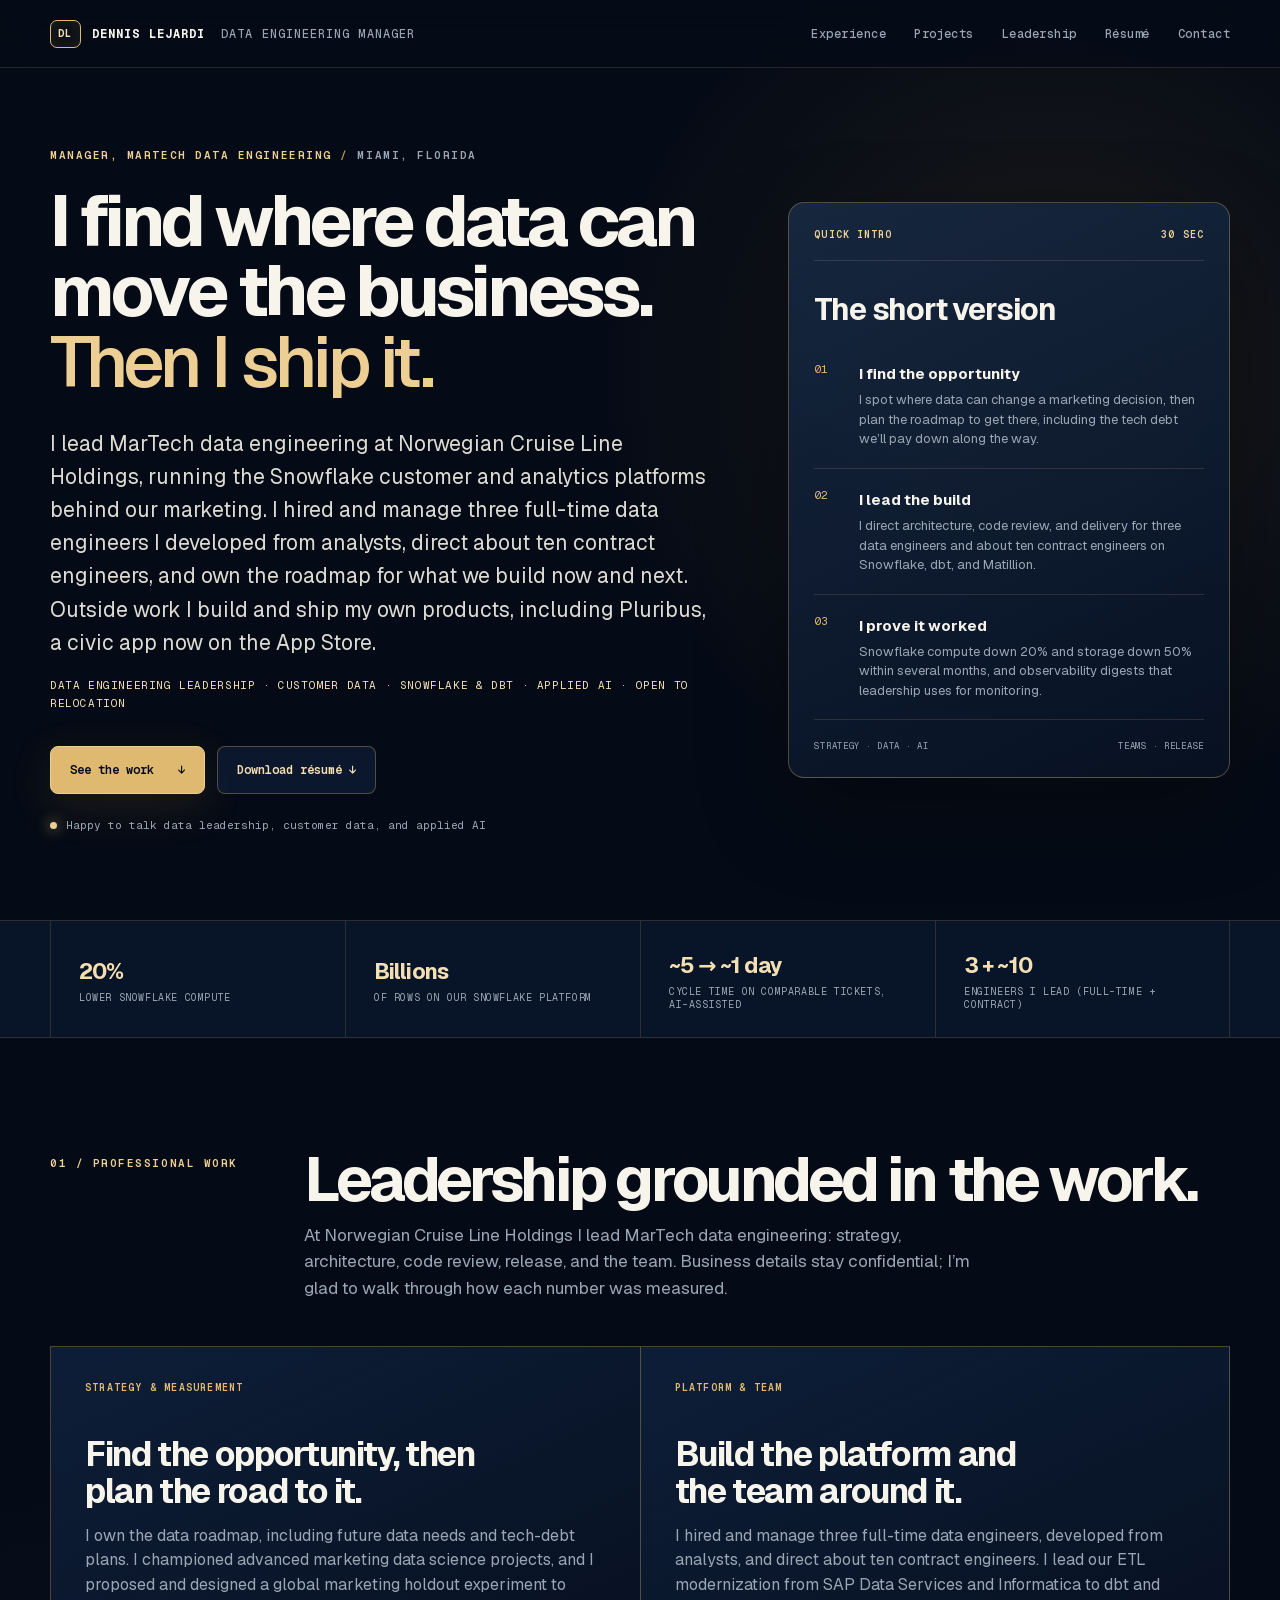
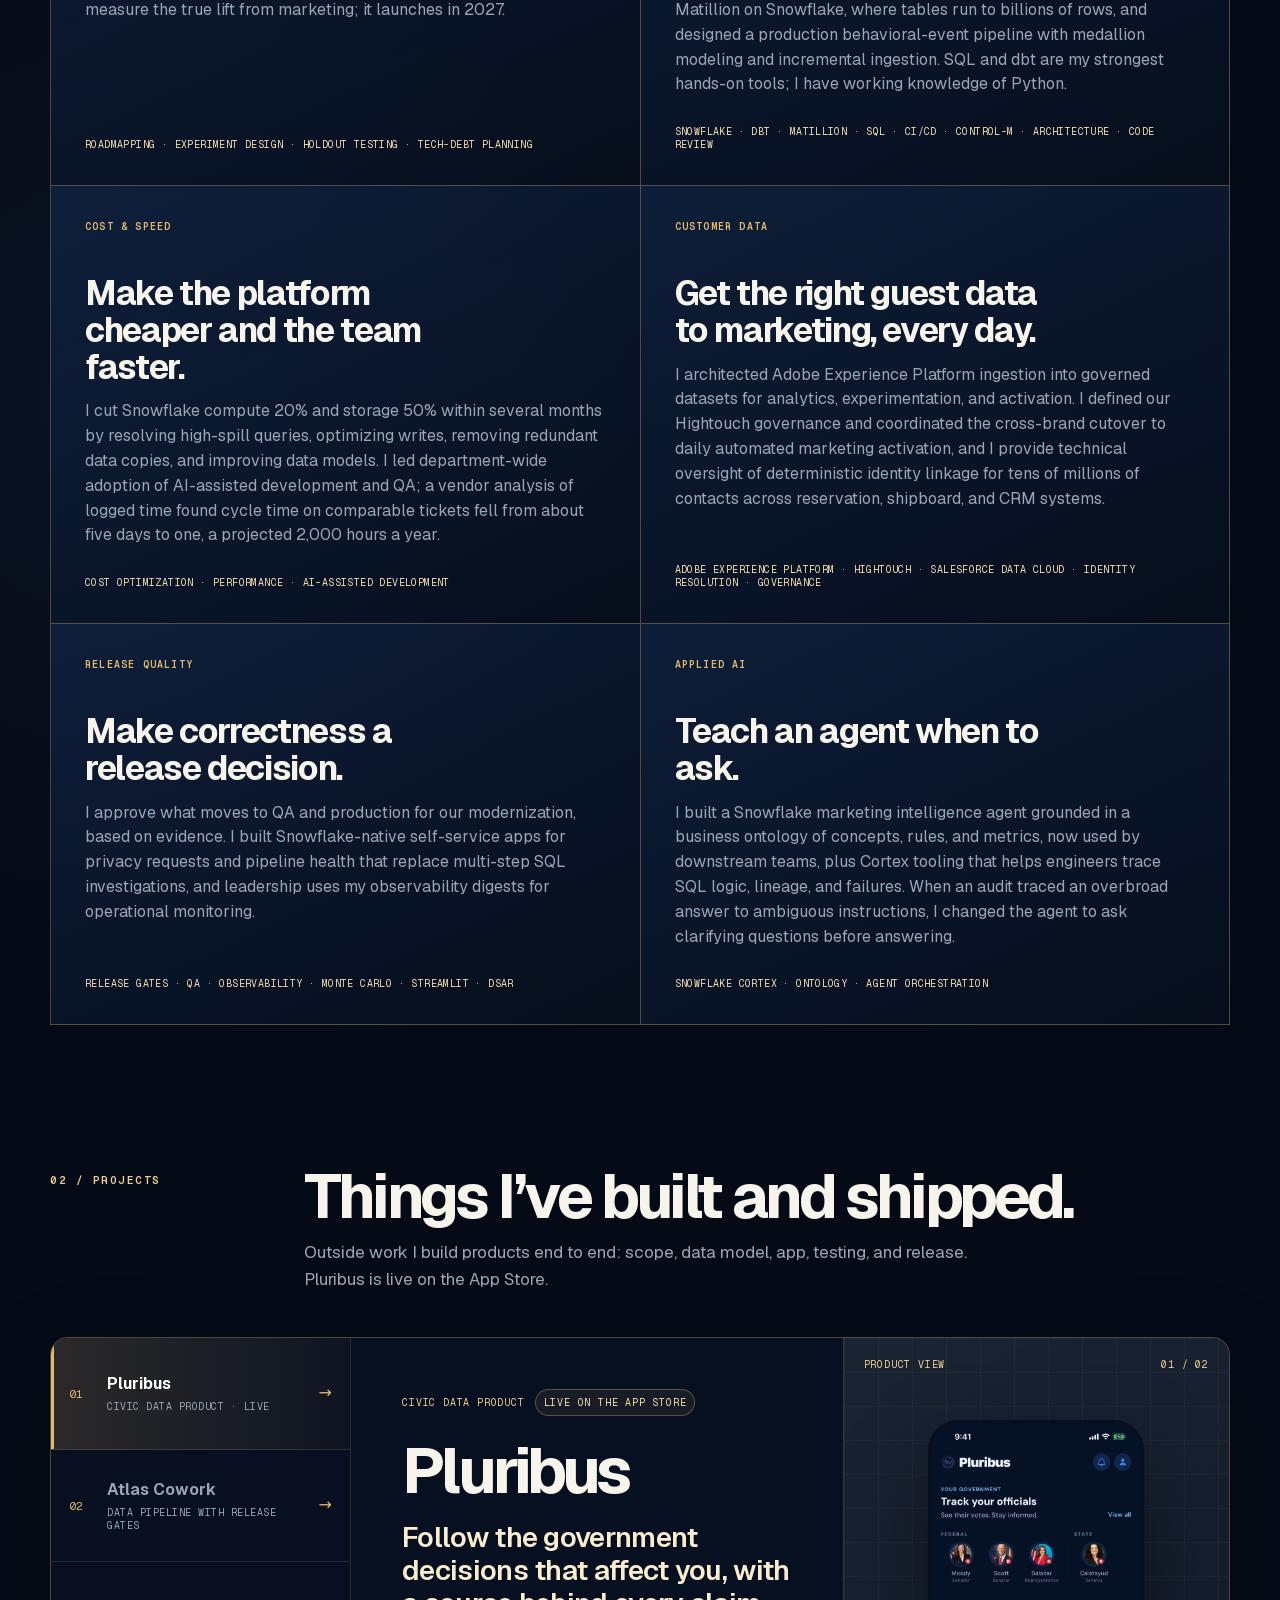
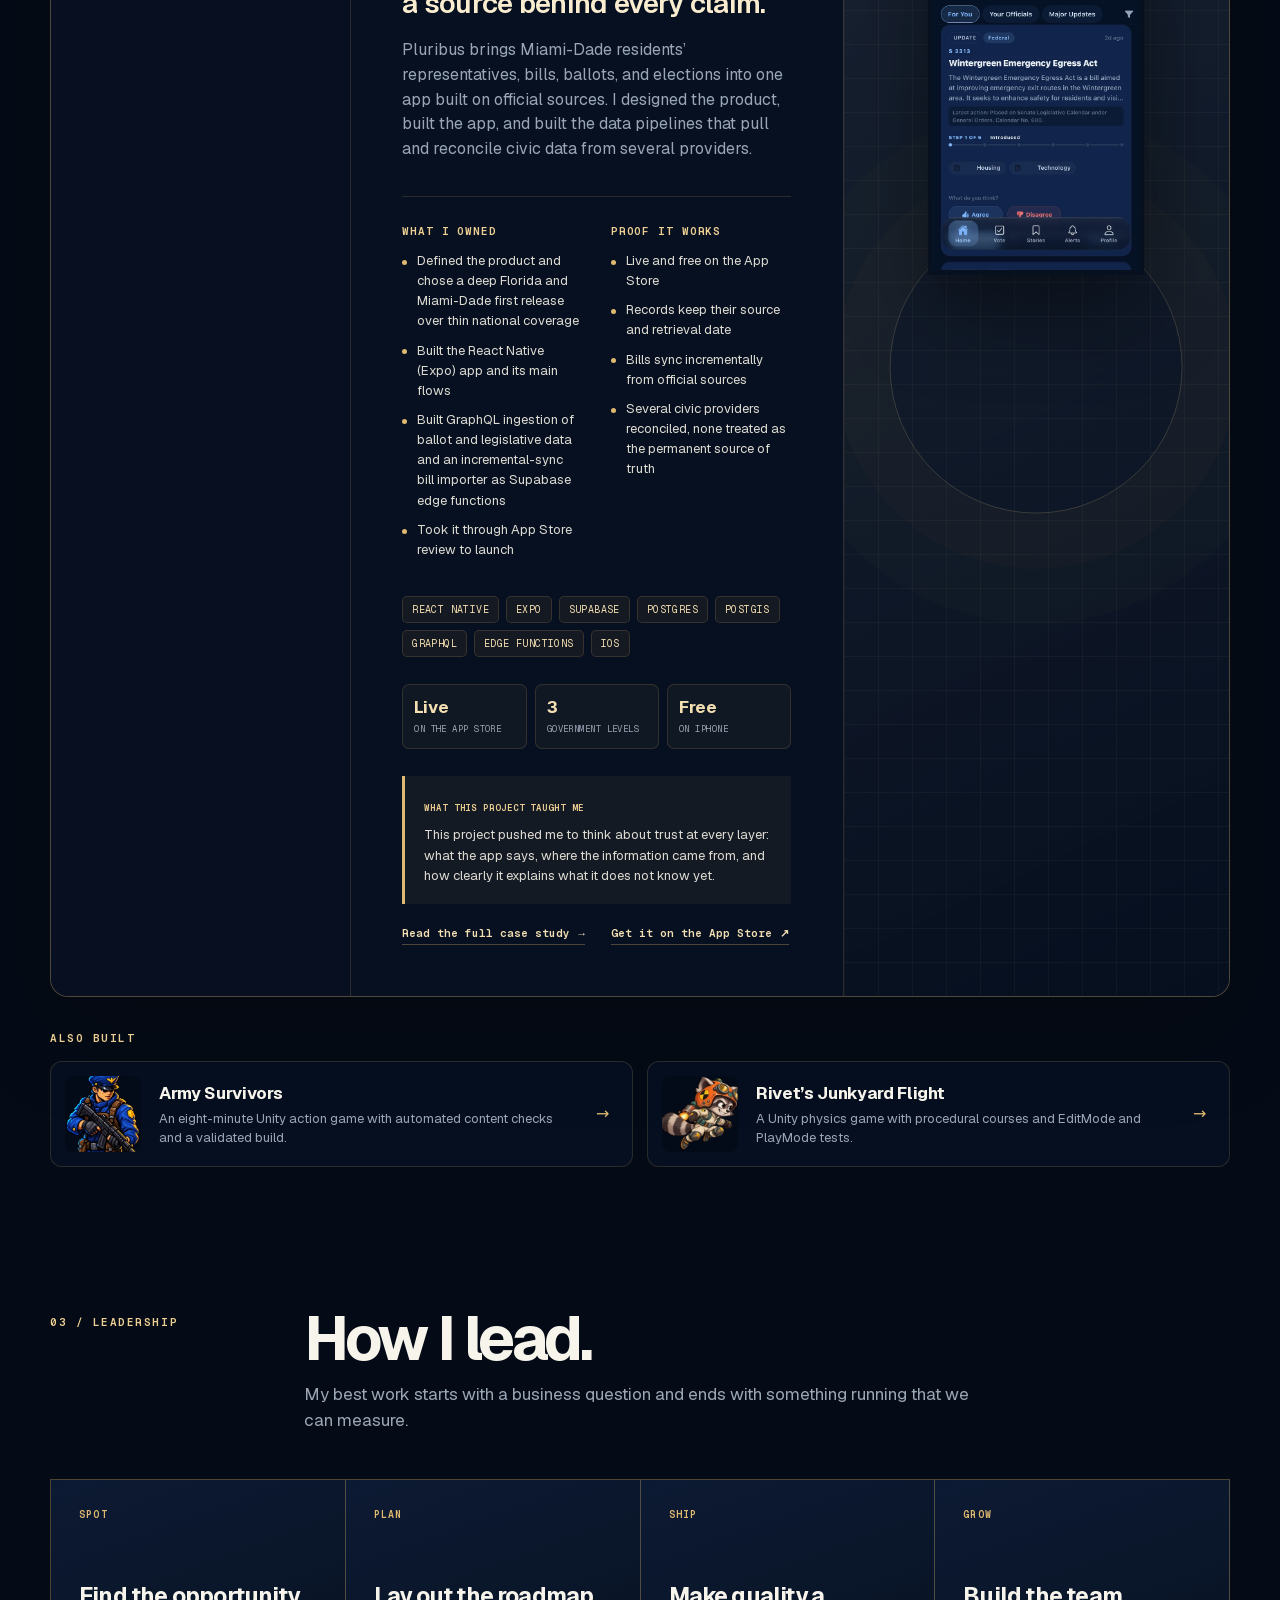
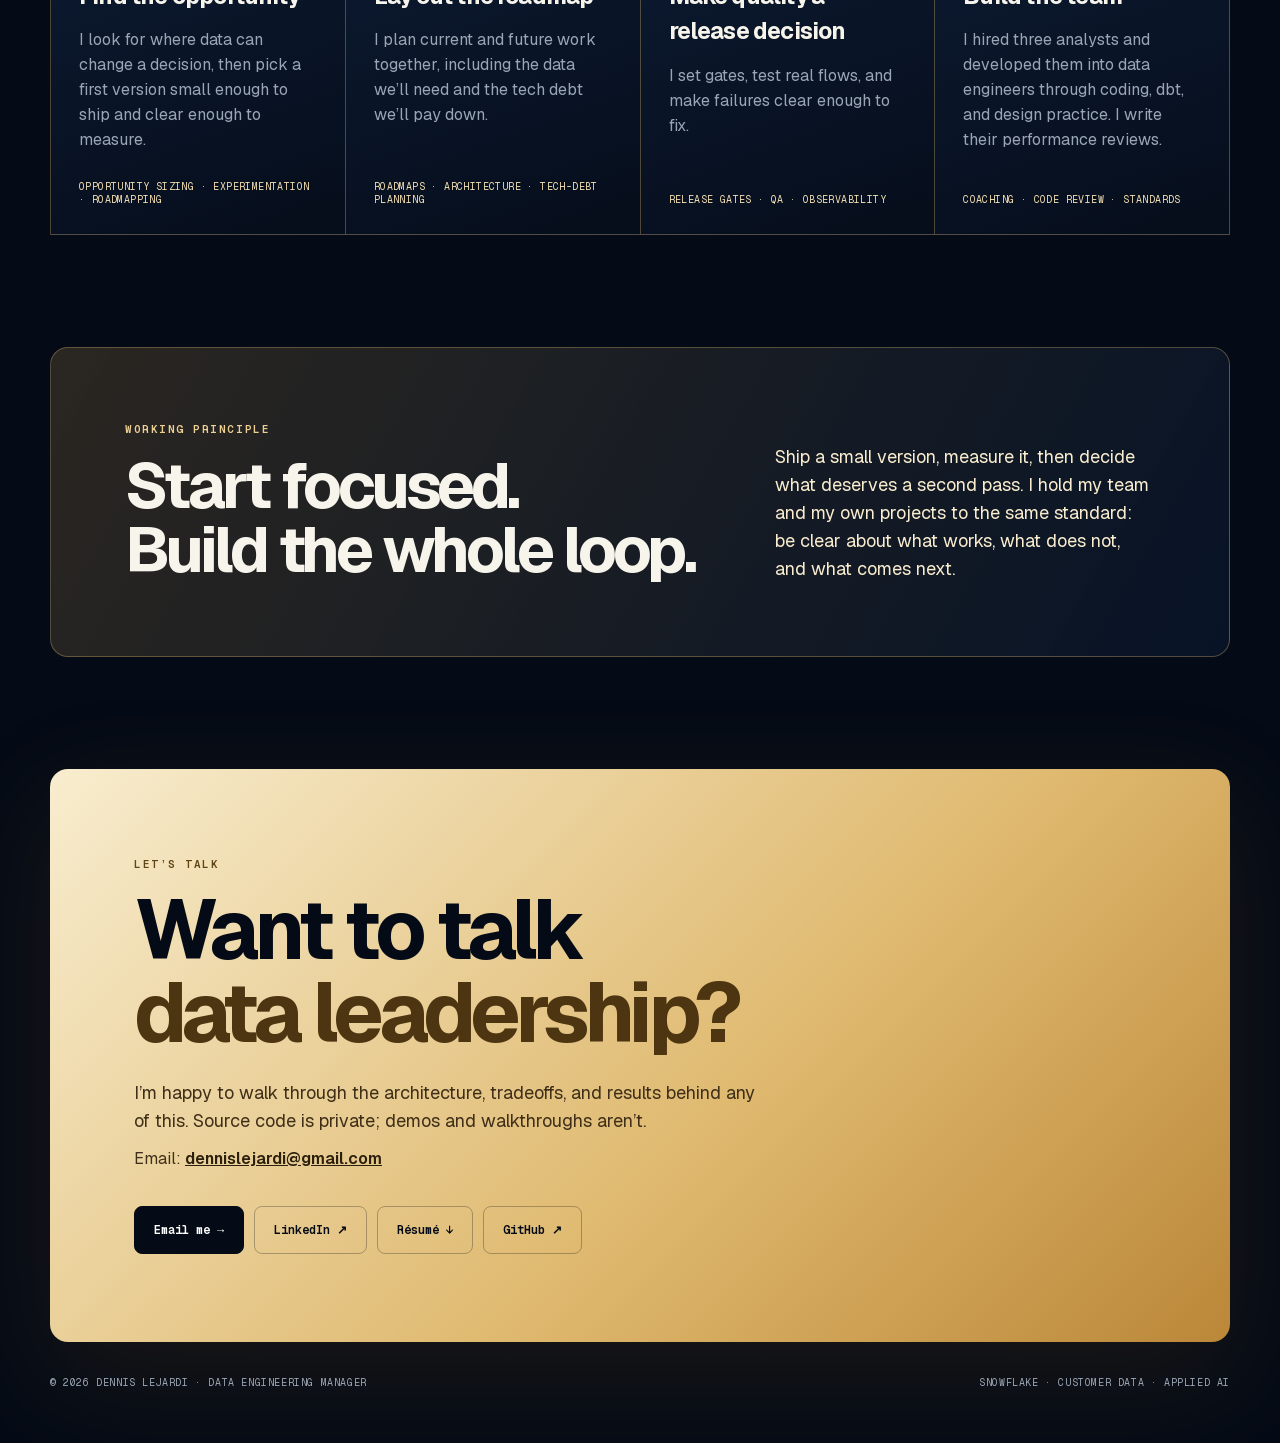
<file: index.html>
<!doctype html>
<html lang="en">
  <head>
    <meta charset="UTF-8" />
    <meta name="viewport" content="width=device-width, initial-scale=1" />
    <title>Dennis Lejardi — Data Engineering Manager</title>
    <meta name="description" content="Data engineering manager who finds where data can move the business, sets the roadmap, and ships it. Snowflake, dbt, customer data, and applied AI." />
    <link rel="canonical" href="https://dennislejardi.github.io/" />
    <link rel="icon" href="favicon.svg" type="image/svg+xml" />
    <meta name="theme-color" content="#050b16" />
    <meta property="og:type" content="website" />
    <meta property="og:title" content="Dennis Lejardi — Data Engineering Manager" />
    <meta property="og:description" content="I find where data can move the business. Then I ship it. Snowflake, dbt, customer data, and applied AI." />
    <meta property="og:url" content="https://dennislejardi.github.io/" />
    <meta property="og:image" content="https://dennislejardi.github.io/assets/og.png" />
    <meta name="twitter:card" content="summary_large_image" />
    <meta name="twitter:title" content="Dennis Lejardi — Data Engineering Manager" />
    <meta name="twitter:description" content="I find where data can move the business. Then I ship it. Snowflake, dbt, customer data, and applied AI." />
    <link rel="stylesheet" href="styles.css" />
    <script src="script.js" defer></script>
    <script type="application/ld+json">
    {
      "@context": "https://schema.org",
      "@type": "Person",
      "name": "Dennis Lejardi",
      "jobTitle": "Manager, MarTech Data Engineering",
      "worksFor": { "@type": "Organization", "name": "Norwegian Cruise Line Holdings" },
      "address": { "@type": "PostalAddress", "addressLocality": "Miami", "addressRegion": "FL", "addressCountry": "US" },
      "email": "mailto:dennislejardi@gmail.com",
      "url": "https://dennislejardi.github.io/",
      "image": "https://dennislejardi.github.io/assets/og.png",
      "sameAs": [
        "https://www.linkedin.com/in/dennis-lejardi-8a352b96/",
        "https://github.com/dennislejardi",
        "https://apps.apple.com/us/app/pluribus-civic-engagement/id6763580814"
      ],
      "knowsAbout": ["Snowflake", "dbt", "Data engineering", "Customer data platforms", "Applied AI"]
    }
    </script>
  </head>
  <body>
    <main>
      <header class="site-header">
        <a class="wordmark" href="#top" aria-label="Dennis Lejardi, home">
          <span class="mark">DL</span><span>DENNIS LEJARDI</span><span class="wordmark-muted">DATA ENGINEERING MANAGER</span>
        </a>
        <nav aria-label="Primary navigation">
          <a href="#experience">Experience</a><a href="#work">Projects</a><a href="#ownership">Leadership</a><a class="nav-resume" href="assets/Dennis-Lejardi-Resume.pdf" download>Résumé</a><a href="mailto:dennislejardi@gmail.com">Contact</a>
        </nav>
      </header>

      <section class="hero shell" id="top">
        <div class="hero-copy">
          <p class="eyebrow">Manager, MarTech Data Engineering <span>Miami, Florida</span></p>
          <h1>I find where data can move the business.<em>Then I ship it.</em></h1>
          <p class="hero-lede">I lead MarTech data engineering at Norwegian Cruise Line Holdings, running the Snowflake customer and analytics platforms behind our marketing. I hired and manage three full-time data engineers I developed from analysts, direct about ten contract engineers, and own the roadmap for what we build now and next. Outside work I build and ship my own products, including Pluribus, a civic app now on the App Store.</p>
          <p class="role-target">Data engineering leadership · customer data · Snowflake &amp; dbt · applied AI · open to relocation</p>
          <div class="hero-actions">
            <a class="button primary" href="#experience">See the work <span>↓</span></a>
            <a class="button secondary" href="assets/Dennis-Lejardi-Resume.pdf" download>Download résumé ↓</a>
          </div>
          <p class="availability"><span aria-hidden="true"></span> Happy to talk data leadership, customer data, and applied AI</p>
        </div>

        <aside class="recruiter-brief" aria-label="Quick introduction">
          <div class="brief-heading"><span>QUICK INTRO</span><span>30 SEC</span></div>
          <h2>The short version</h2>
          <div class="brief-row"><span>01</span><div><strong>I find the opportunity</strong><p>I spot where data can change a marketing decision, then plan the roadmap to get there, including the tech debt we’ll pay down along the way.</p></div></div>
          <div class="brief-row"><span>02</span><div><strong>I lead the build</strong><p>I direct architecture, code review, and delivery for three data engineers and about ten contract engineers on Snowflake, dbt, and Matillion.</p></div></div>
          <div class="brief-row"><span>03</span><div><strong>I prove it worked</strong><p>Snowflake compute down 20% and storage down 50% within several months, and observability digests that leadership uses for monitoring.</p></div></div>
          <div class="brief-footer"><span>STRATEGY · DATA · AI</span><span>TEAMS · RELEASE</span></div>
        </aside>
      </section>

      <section class="signal-strip" aria-label="Results summary">
        <div class="shell signal-grid">
          <div><strong>20%</strong><span>lower Snowflake compute</span></div><div><strong>Billions</strong><span>of rows on our Snowflake platform</span></div><div><strong>~5 → ~1 day</strong><span>cycle time on comparable tickets, AI-assisted</span></div><div><strong>3 + ~10</strong><span>engineers I lead (full-time + contract)</span></div>
        </div>
      </section>

      <section class="experience shell" id="experience">
        <div class="section-intro">
          <p class="section-label">01 / PROFESSIONAL WORK</p>
          <div><h2>Leadership grounded in the work.</h2><p>At Norwegian Cruise Line Holdings I lead MarTech data engineering: strategy, architecture, code review, release, and the team. Business details stay confidential; I’m glad to walk through how each number was measured.</p></div>
        </div>
        <div class="experience-grid">
          <article><span>STRATEGY &amp; MEASUREMENT</span><h3>Find the opportunity, then plan the road to it.</h3><p>I own the data roadmap, including future data needs and tech-debt plans. I championed advanced marketing data science projects, and I proposed and designed a global marketing holdout experiment to measure the true lift from marketing; it launches in 2027.</p><small>Roadmapping · experiment design · holdout testing · tech-debt planning</small></article>
          <article><span>PLATFORM &amp; TEAM</span><h3>Build the platform and the team around it.</h3><p>I hired and manage three full-time data engineers, developed from analysts, and direct about ten contract engineers. I lead our ETL modernization from SAP Data Services and Informatica to dbt and Matillion on Snowflake, where tables run to billions of rows, and designed a production behavioral-event pipeline with medallion modeling and incremental ingestion. SQL and dbt are my strongest hands-on tools; I have working knowledge of Python.</p><small>Snowflake · dbt · Matillion · SQL · CI/CD · Control-M · architecture · code review</small></article>
          <article><span>COST &amp; SPEED</span><h3>Make the platform cheaper and the team faster.</h3><p>I cut Snowflake compute 20% and storage 50% within several months by resolving high-spill queries, optimizing writes, removing redundant data copies, and improving data models. I led department-wide adoption of AI-assisted development and QA; a vendor analysis of logged time found cycle time on comparable tickets fell from about five days to one, a projected 2,000 hours a year.</p><small>Cost optimization · performance · AI-assisted development</small></article>
          <article><span>CUSTOMER DATA</span><h3>Get the right guest data to marketing, every day.</h3><p>I architected Adobe Experience Platform ingestion into governed datasets for analytics, experimentation, and activation. I defined our Hightouch governance and coordinated the cross-brand cutover to daily automated marketing activation, and I provide technical oversight of deterministic identity linkage for tens of millions of contacts across reservation, shipboard, and CRM systems.</p><small>Adobe Experience Platform · Hightouch · Salesforce Data Cloud · identity resolution · governance</small></article>
          <article><span>RELEASE QUALITY</span><h3>Make correctness a release decision.</h3><p>I approve what moves to QA and production for our modernization, based on evidence. I built Snowflake-native self-service apps for privacy requests and pipeline health that replace multi-step SQL investigations, and leadership uses my observability digests for operational monitoring.</p><small>Release gates · QA · observability · Monte Carlo · Streamlit · DSAR</small></article>
          <article><span>APPLIED AI</span><h3>Teach an agent when to ask.</h3><p>I built a Snowflake marketing intelligence agent grounded in a business ontology of concepts, rules, and metrics, now used by downstream teams, plus Cortex tooling that helps engineers trace SQL logic, lineage, and failures. When an audit traced an overbroad answer to ambiguous instructions, I changed the agent to ask clarifying questions before answering.</p><small>Snowflake Cortex · ontology · agent orchestration</small></article>
        </div>
      </section>

      <section class="work shell" id="work">
        <div class="section-intro">
          <p class="section-label">02 / PROJECTS</p>
          <div><h2>Things I’ve built and shipped.</h2><p>Outside work I build products end to end: scope, data model, app, testing, and release. Pluribus is live on the App Store.</p></div>
        </div>

        <div class="project-explorer">
          <div class="project-tabs" role="tablist" aria-label="Select a project">
            <button id="project-pluribus" role="tab" aria-selected="true" aria-controls="project-panel" class="active" data-project="pluribus"><span class="tab-number">01</span><span class="tab-name">Pluribus<small>Civic data product · live</small></span><span class="tab-arrow" aria-hidden="true">→</span></button>
            <button id="project-atlas" role="tab" aria-selected="false" aria-controls="project-panel" data-project="atlas"><span class="tab-number">02</span><span class="tab-name">Atlas Cowork<small>Data pipeline with release gates</small></span><span class="tab-arrow" aria-hidden="true">→</span></button>
          </div>
          <!-- Panel content is rendered by script.js from a single project definition. -->
          <article class="project-panel" id="project-panel" role="tabpanel">
            <noscript><div class="panel-copy"><h3>Pluribus</h3><p class="panel-summary">Enable JavaScript to browse projects here, or open the case studies directly: <a href="pluribus.html">Pluribus</a> · <a href="atlas-cowork.html">Atlas Cowork</a>.</p></div></noscript>
          </article>
        </div>

        <div class="also-built" aria-label="Also built">
          <p class="section-label">ALSO BUILT</p>
          <div class="also-grid">
            <a class="also-card" href="army-survivors.html"><img src="assets/images/army.webp" alt="" width="240" height="360" loading="lazy" /><div><strong>Army Survivors</strong><span>An eight-minute Unity action game with automated content checks and a validated build.</span></div><b aria-hidden="true">→</b></a>
            <a class="also-card" href="rivets-junkyard-flight.html"><img src="assets/images/rivet.webp" alt="" width="240" height="200" loading="lazy" /><div><strong>Rivet’s Junkyard Flight</strong><span>A Unity physics game with procedural courses and EditMode and PlayMode tests.</span></div><b aria-hidden="true">→</b></a>
          </div>
        </div>
      </section>

      <section class="ownership shell" id="ownership">
        <div class="section-intro">
          <p class="section-label">03 / LEADERSHIP</p>
          <div><h2>How I lead.</h2><p>My best work starts with a business question and ends with something running that we can measure.</p></div>
        </div>
        <div class="capability-grid">
          <article><span>SPOT</span><h3>Find the opportunity</h3><p>I look for where data can change a decision, then pick a first version small enough to ship and clear enough to measure.</p><small>Opportunity sizing · experimentation · roadmapping</small></article>
          <article><span>PLAN</span><h3>Lay out the roadmap</h3><p>I plan current and future work together, including the data we’ll need and the tech debt we’ll pay down.</p><small>Roadmaps · architecture · tech-debt planning</small></article>
          <article><span>SHIP</span><h3>Make quality a release decision</h3><p>I set gates, test real flows, and make failures clear enough to fix.</p><small>Release gates · QA · observability</small></article>
          <article><span>GROW</span><h3>Build the team</h3><p>I hired three analysts and developed them into data engineers through coding, dbt, and design practice. I write their performance reviews.</p><small>Coaching · code review · standards</small></article>
        </div>
      </section>

      <section class="method shell">
        <div><p class="section-label">WORKING PRINCIPLE</p><h2>Start focused.<br />Build the whole loop.</h2></div>
        <p>Ship a small version, measure it, then decide what deserves a second pass. I hold my team and my own projects to the same standard: be clear about what works, what does not, and what comes next.</p>
      </section>

      <section class="contact shell">
        <p class="section-label">LET’S TALK</p><h2>Want to talk<br /><em>data leadership?</em></h2>
        <p>I’m happy to walk through the architecture, tradeoffs, and results behind any of this. Source code is private; demos and walkthroughs aren’t.</p>
        <p class="contact-email">Email: <a href="mailto:dennislejardi@gmail.com">dennislejardi@gmail.com</a></p>
        <div class="hero-actions contact-actions"><a class="button primary light" href="mailto:dennislejardi@gmail.com">Email me →</a><a class="button contact-secondary" href="https://www.linkedin.com/in/dennis-lejardi-8a352b96/" target="_blank" rel="noreferrer">LinkedIn ↗</a><a class="button contact-secondary" href="assets/Dennis-Lejardi-Resume.pdf" download>Résumé ↓</a><a class="button contact-secondary" href="https://github.com/dennislejardi" target="_blank" rel="noreferrer">GitHub ↗</a></div>
      </section>

      <footer class="shell"><span>© 2026 DENNIS LEJARDI · DATA ENGINEERING MANAGER</span><span>SNOWFLAKE · CUSTOMER DATA · APPLIED AI</span></footer>
    </main>
  </body>
</html>
</file>
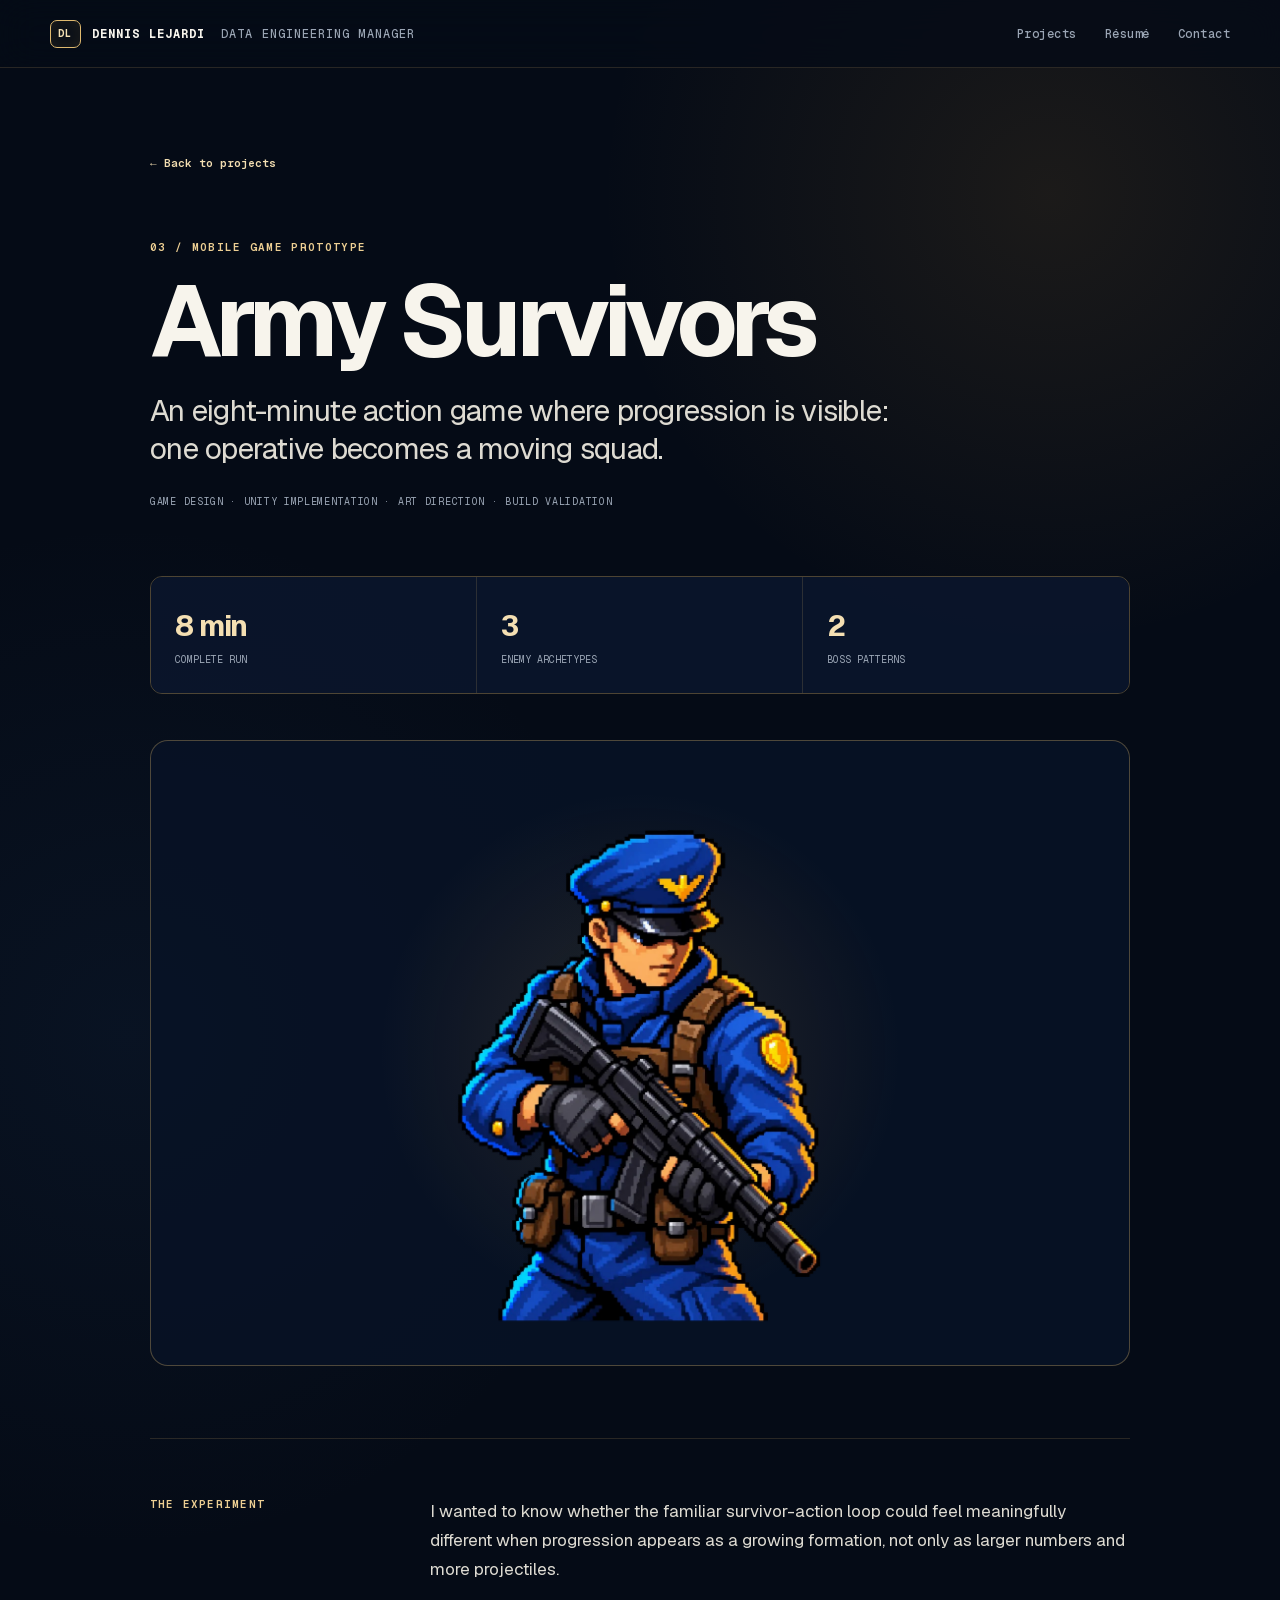
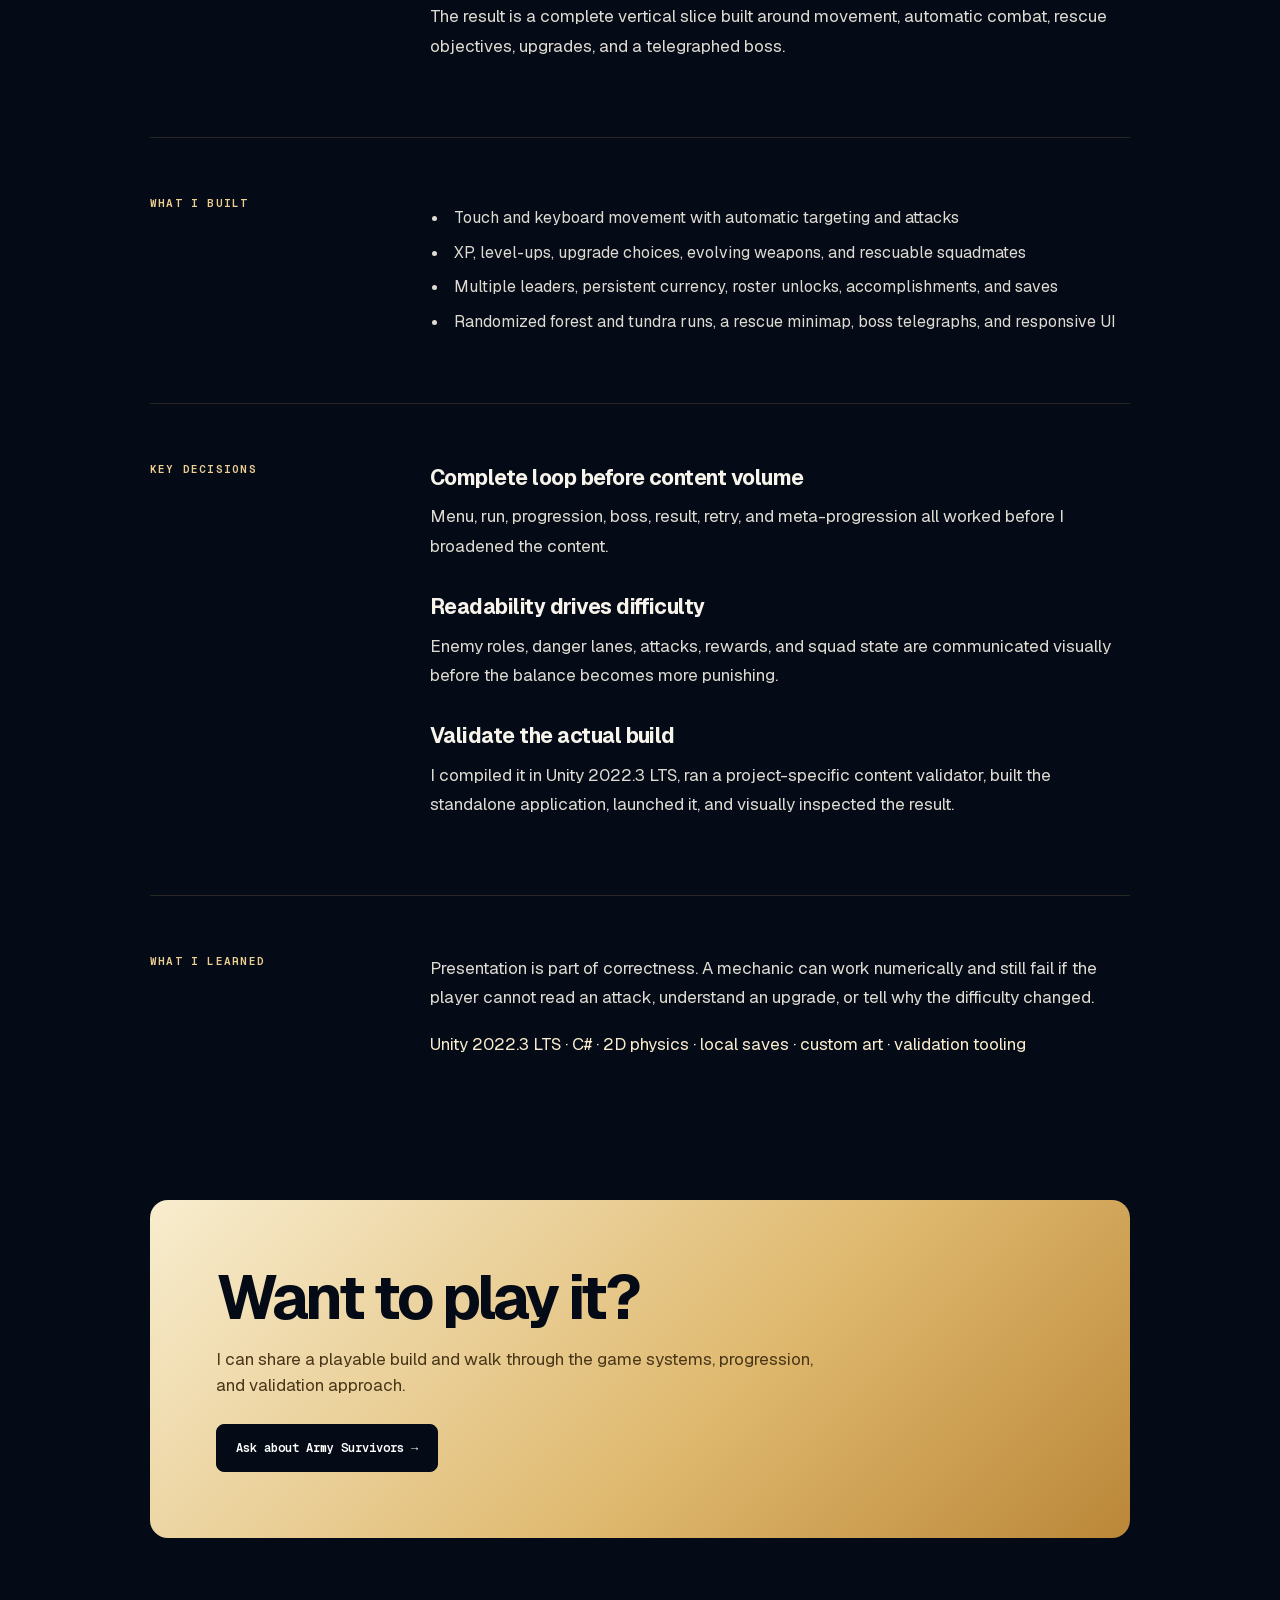
<file: army-survivors.html>
<!doctype html><html lang="en"><head><meta charset="UTF-8"><meta name="viewport" content="width=device-width,initial-scale=1"><title>Army Survivors — Dennis Lejardi</title><meta name="description" content="Case study: an eight-minute mobile action game where one operative grows into a squad."><link rel="icon" href="favicon.svg"><link rel="canonical" href="https://dennislejardi.github.io/army-survivors.html"><meta name="theme-color" content="#050b16"><meta property="og:type" content="article"><meta property="og:title" content="Army Survivors — Dennis Lejardi"><meta property="og:description" content="Case study: an eight-minute mobile action game where one operative grows into a squad."><meta property="og:url" content="https://dennislejardi.github.io/army-survivors.html"><meta property="og:image" content="https://dennislejardi.github.io/assets/og.png"><meta name="twitter:card" content="summary_large_image"><meta name="twitter:title" content="Army Survivors — Dennis Lejardi"><meta name="twitter:description" content="Case study: an eight-minute mobile action game where one operative grows into a squad."><link rel="stylesheet" href="styles.css"><link rel="stylesheet" href="case-study.css"></head><body><header class="site-header"><a class="wordmark" href="/"><span class="mark">DL</span><span>DENNIS LEJARDI</span><span class="wordmark-muted">DATA ENGINEERING MANAGER</span></a><nav><a href="/#work">Projects</a><a href="assets/Dennis-Lejardi-Resume.pdf" download>Résumé</a><a href="mailto:dennislejardi@gmail.com">Contact</a></nav></header><main class="case-main"><article class="case-shell"><a class="case-back" href="/#work">← Back to projects</a><header class="case-hero"><p class="case-kicker">03 / Mobile game prototype</p><h1>Army Survivors</h1><p class="case-deck">An eight-minute action game where progression is visible: one operative becomes a moving squad.</p><p class="case-meta">Game design · Unity implementation · art direction · build validation</p></header><div class="case-metrics"><div><strong>8 min</strong><span>complete run</span></div><div><strong>3</strong><span>enemy archetypes</span></div><div><strong>2</strong><span>boss patterns</span></div></div><figure class="case-visual"><img src="assets/images/army-large.webp" width="760" height="1140" alt="Pixel-art operative from Army Survivors"></figure><section class="case-section"><h2>The experiment</h2><div><p>I wanted to know whether the familiar survivor-action loop could feel meaningfully different when progression appears as a growing formation, not only as larger numbers and more projectiles.</p><p>The result is a complete vertical slice built around movement, automatic combat, rescue objectives, upgrades, and a telegraphed boss.</p></div></section><section class="case-section"><h2>What I built</h2><div><ul><li>Touch and keyboard movement with automatic targeting and attacks</li><li>XP, level-ups, upgrade choices, evolving weapons, and rescuable squadmates</li><li>Multiple leaders, persistent currency, roster unlocks, accomplishments, and saves</li><li>Randomized forest and tundra runs, a rescue minimap, boss telegraphs, and responsive UI</li></ul></div></section><section class="case-section"><h2>Key decisions</h2><div><h3>Complete loop before content volume</h3><p>Menu, run, progression, boss, result, retry, and meta-progression all worked before I broadened the content.</p><h3>Readability drives difficulty</h3><p>Enemy roles, danger lanes, attacks, rewards, and squad state are communicated visually before the balance becomes more punishing.</p><h3>Validate the actual build</h3><p>I compiled it in Unity 2022.3 LTS, ran a project-specific content validator, built the standalone application, launched it, and visually inspected the result.</p></div></section><section class="case-section"><h2>What I learned</h2><div><p>Presentation is part of correctness. A mechanic can work numerically and still fail if the player cannot read an attack, understand an upgrade, or tell why the difficulty changed.</p><p class="tech">Unity 2022.3 LTS · C# · 2D physics · local saves · custom art · validation tooling</p></div></section><aside class="case-cta"><h2>Want to play it?</h2><p>I can share a playable build and walk through the game systems, progression, and validation approach.</p><a class="button" href="mailto:dennislejardi@gmail.com?subject=Army%20Survivors%20walkthrough">Ask about Army Survivors →</a></aside></article></main></body></html>
</file>
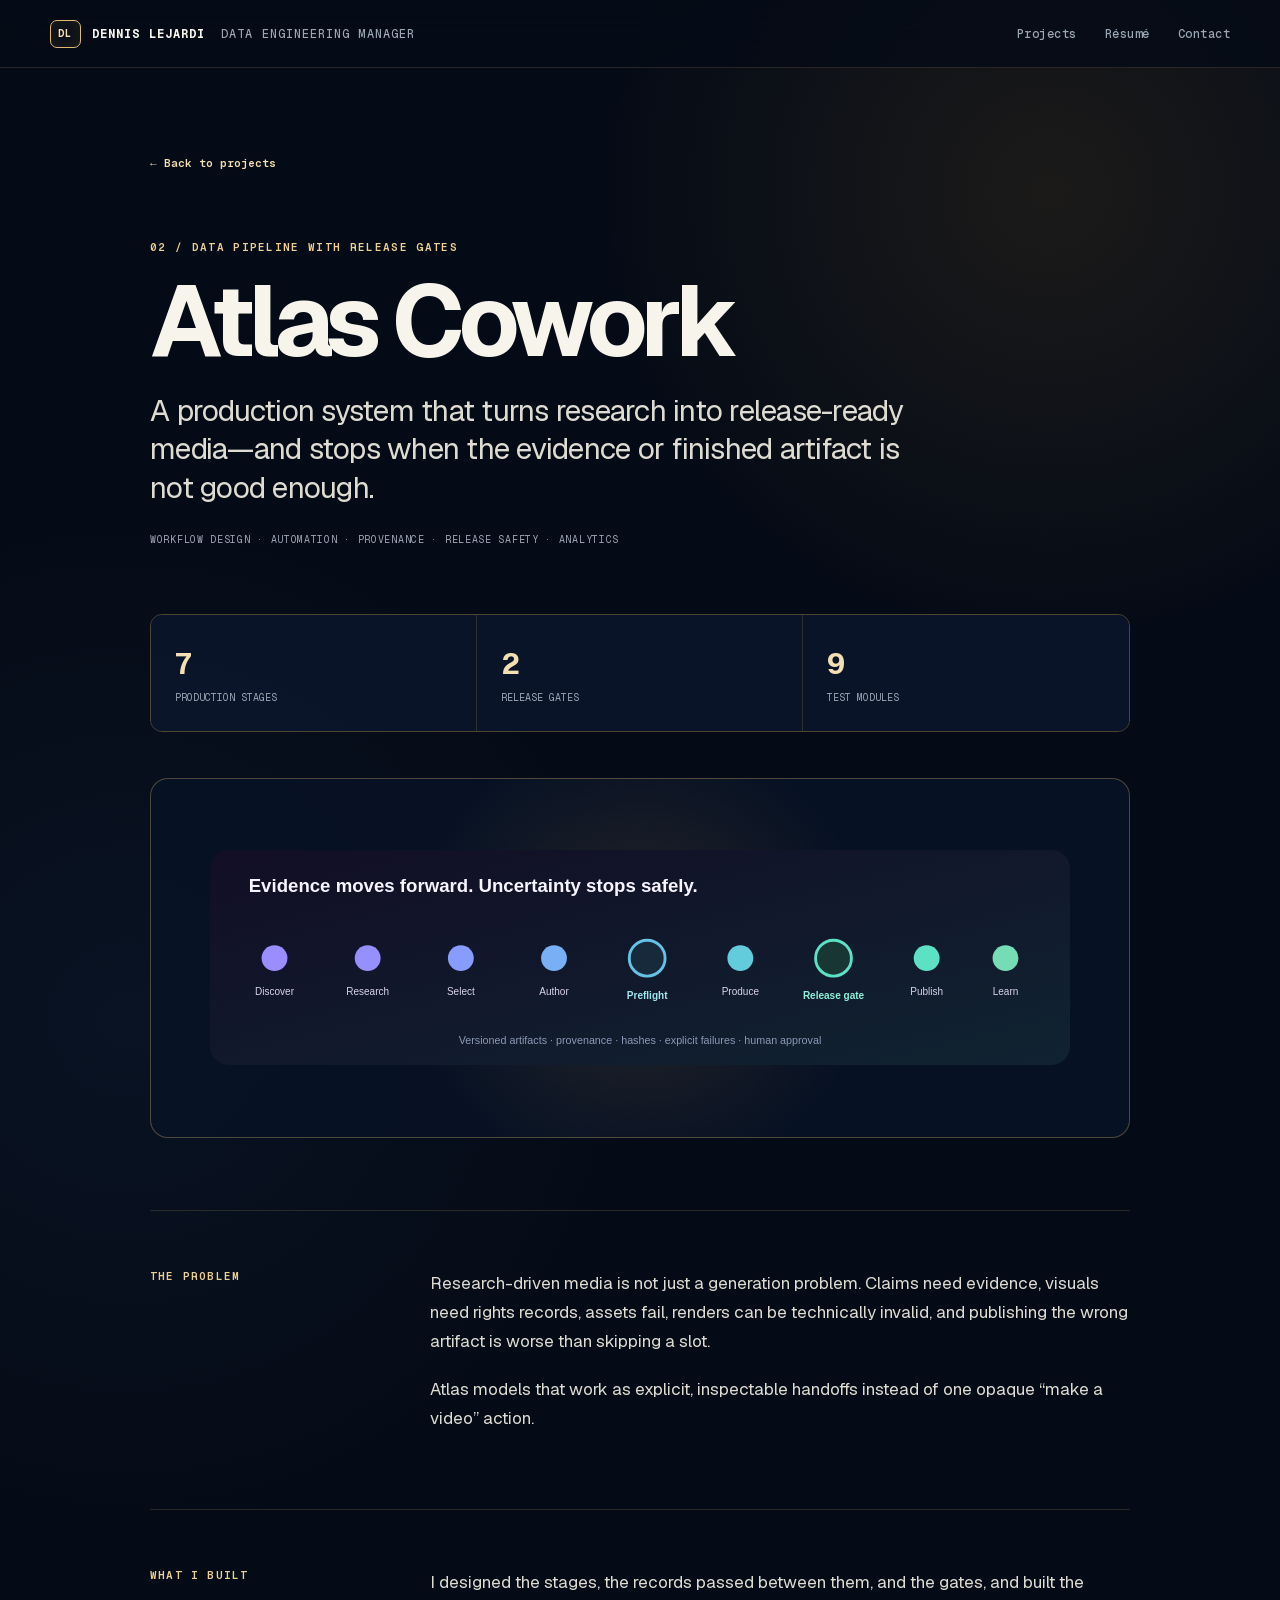
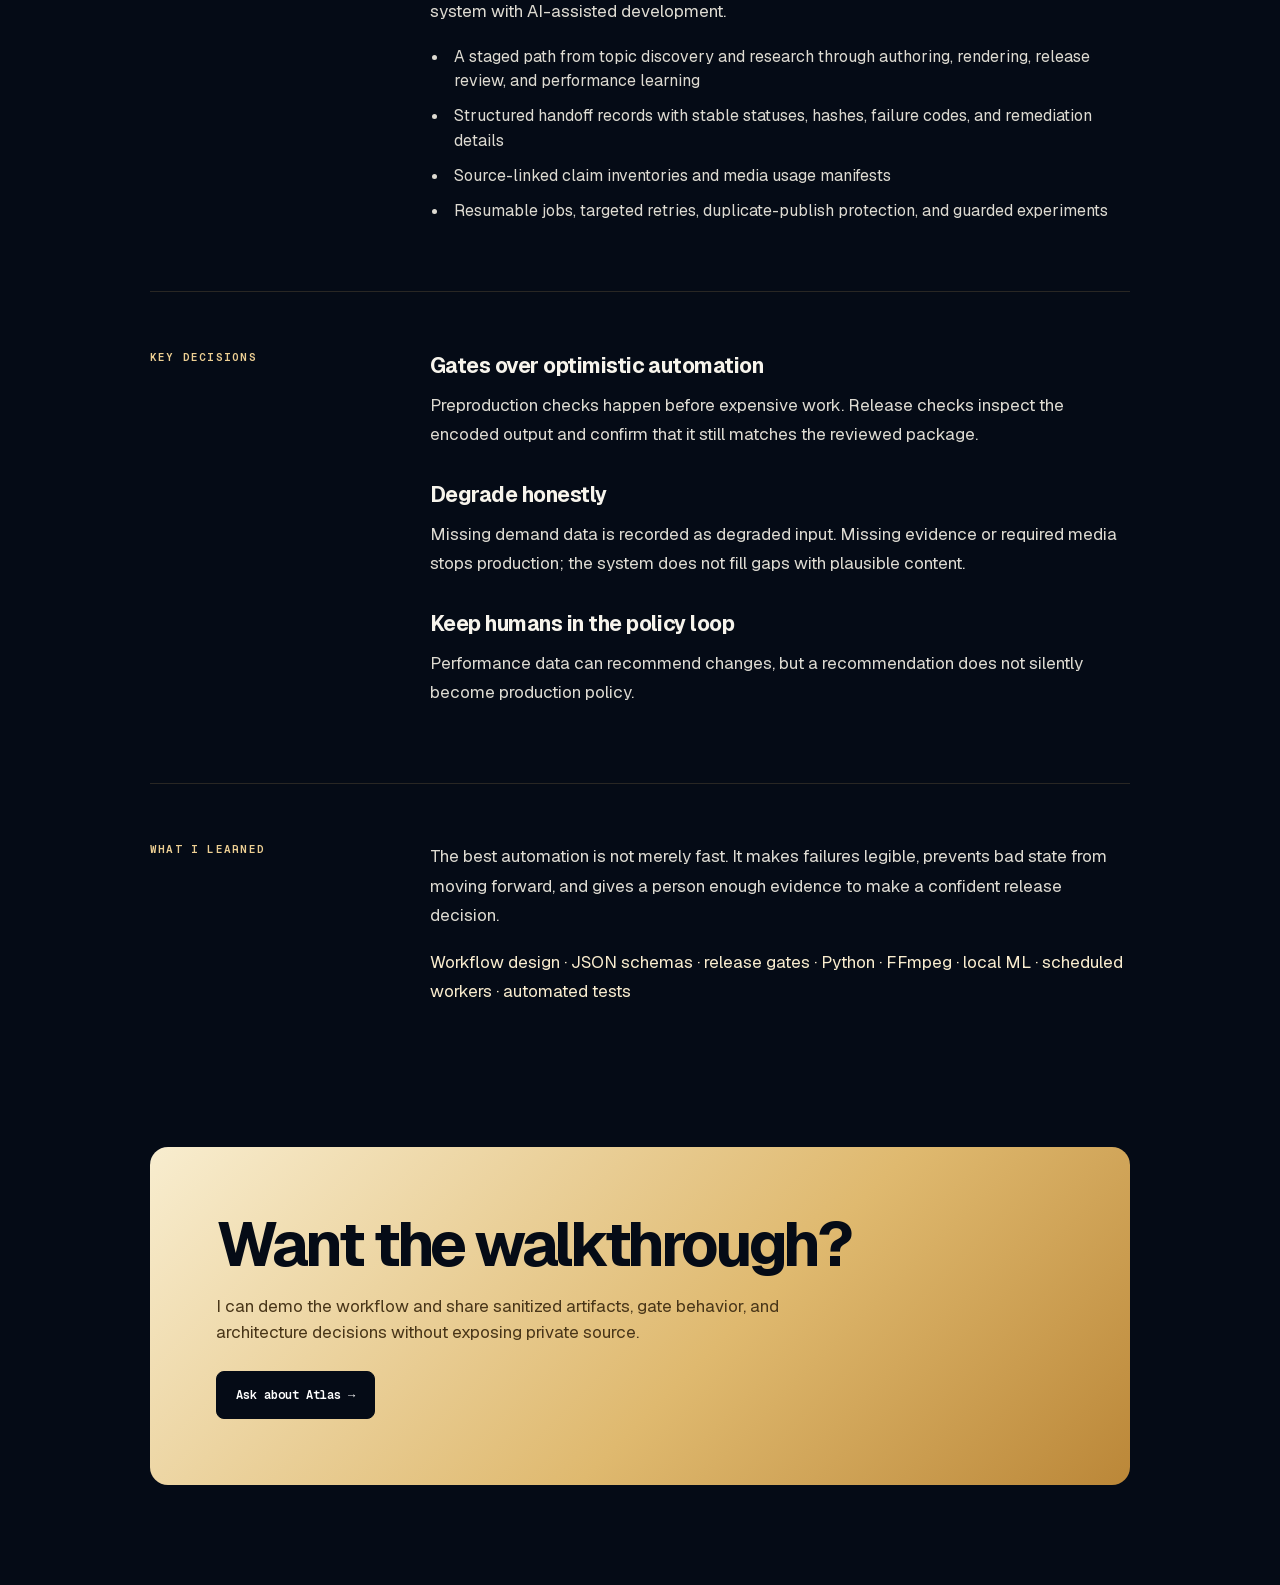
<file: atlas-cowork.html>
<!doctype html><html lang="en"><head><meta charset="UTF-8"><meta name="viewport" content="width=device-width,initial-scale=1"><title>Atlas Cowork — Dennis Lejardi</title><meta name="description" content="Case study: a provenance-aware media production system with explicit release gates."><link rel="icon" href="favicon.svg"><link rel="canonical" href="https://dennislejardi.github.io/atlas-cowork.html"><meta name="theme-color" content="#050b16"><meta property="og:type" content="article"><meta property="og:title" content="Atlas Cowork — Dennis Lejardi"><meta property="og:description" content="Case study: a provenance-aware media production system with explicit release gates."><meta property="og:url" content="https://dennislejardi.github.io/atlas-cowork.html"><meta property="og:image" content="https://dennislejardi.github.io/assets/og.png"><meta name="twitter:card" content="summary_large_image"><meta name="twitter:title" content="Atlas Cowork — Dennis Lejardi"><meta name="twitter:description" content="Case study: a provenance-aware media production system with explicit release gates."><link rel="stylesheet" href="styles.css"><link rel="stylesheet" href="case-study.css"></head><body><header class="site-header"><a class="wordmark" href="/"><span class="mark">DL</span><span>DENNIS LEJARDI</span><span class="wordmark-muted">DATA ENGINEERING MANAGER</span></a><nav><a href="/#work">Projects</a><a href="assets/Dennis-Lejardi-Resume.pdf" download>Résumé</a><a href="mailto:dennislejardi@gmail.com">Contact</a></nav></header><main class="case-main"><article class="case-shell"><a class="case-back" href="/#project-atlas">← Back to projects</a><header class="case-hero"><p class="case-kicker">02 / Data pipeline with release gates</p><h1>Atlas Cowork</h1><p class="case-deck">A production system that turns research into release-ready media—and stops when the evidence or finished artifact is not good enough.</p><p class="case-meta">Workflow design · automation · provenance · release safety · analytics</p></header><div class="case-metrics"><div><strong>7</strong><span>production stages</span></div><div><strong>2</strong><span>release gates</span></div><div><strong>9</strong><span>test modules</span></div></div><figure class="case-visual diagram"><img src="assets/case-studies/atlas-pipeline.svg" alt="Atlas Cowork pipeline from research to learning"></figure><section class="case-section"><h2>The problem</h2><div><p>Research-driven media is not just a generation problem. Claims need evidence, visuals need rights records, assets fail, renders can be technically invalid, and publishing the wrong artifact is worse than skipping a slot.</p><p>Atlas models that work as explicit, inspectable handoffs instead of one opaque “make a video” action.</p></div></section><section class="case-section"><h2>What I built</h2><div><p>I designed the stages, the records passed between them, and the gates, and built the system with AI-assisted development.</p><ul><li>A staged path from topic discovery and research through authoring, rendering, release review, and performance learning</li><li>Structured handoff records with stable statuses, hashes, failure codes, and remediation details</li><li>Source-linked claim inventories and media usage manifests</li><li>Resumable jobs, targeted retries, duplicate-publish protection, and guarded experiments</li></ul></div></section><section class="case-section"><h2>Key decisions</h2><div><h3>Gates over optimistic automation</h3><p>Preproduction checks happen before expensive work. Release checks inspect the encoded output and confirm that it still matches the reviewed package.</p><h3>Degrade honestly</h3><p>Missing demand data is recorded as degraded input. Missing evidence or required media stops production; the system does not fill gaps with plausible content.</p><h3>Keep humans in the policy loop</h3><p>Performance data can recommend changes, but a recommendation does not silently become production policy.</p></div></section><section class="case-section"><h2>What I learned</h2><div><p>The best automation is not merely fast. It makes failures legible, prevents bad state from moving forward, and gives a person enough evidence to make a confident release decision.</p><p class="tech">Workflow design · JSON schemas · release gates · Python · FFmpeg · local ML · scheduled workers · automated tests</p></div></section><aside class="case-cta"><h2>Want the walkthrough?</h2><p>I can demo the workflow and share sanitized artifacts, gate behavior, and architecture decisions without exposing private source.</p><a class="button" href="mailto:dennislejardi@gmail.com?subject=Atlas%20Cowork%20walkthrough">Ask about Atlas →</a></aside></article></main></body></html>
</file>
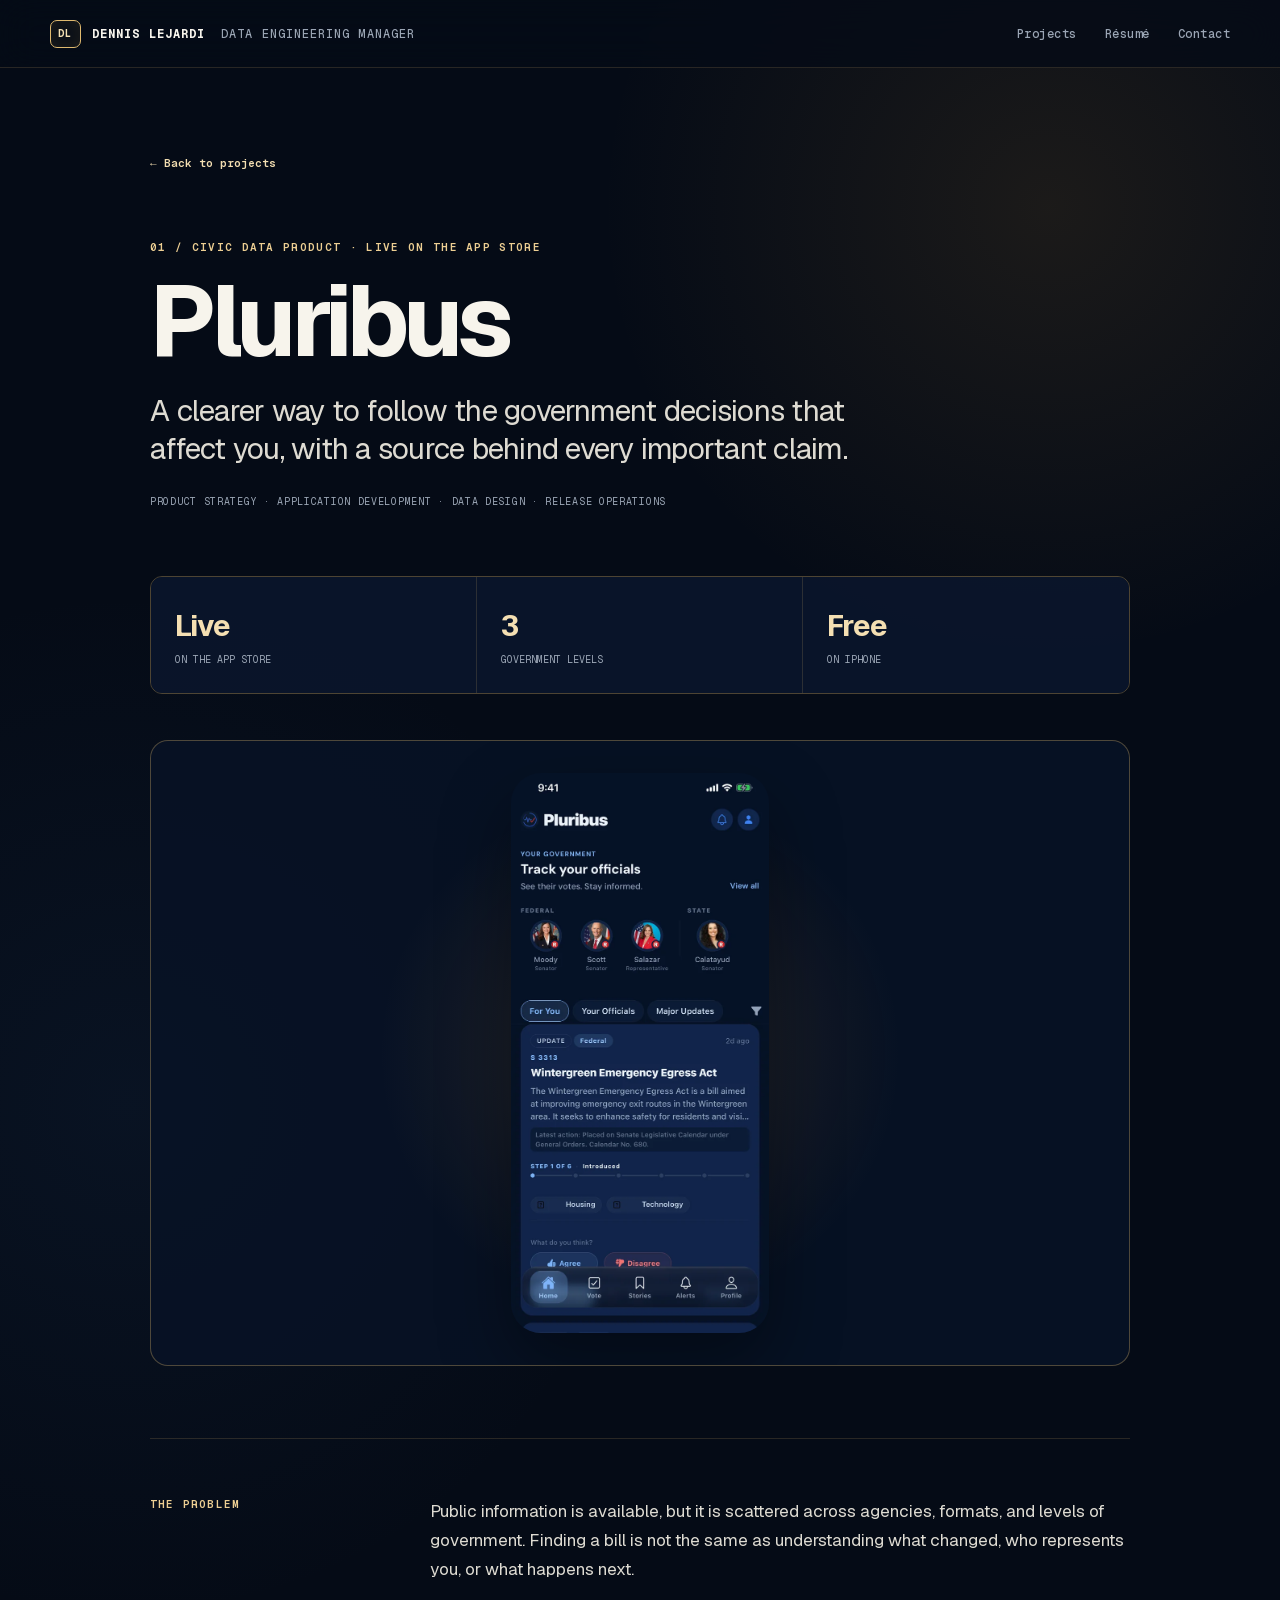
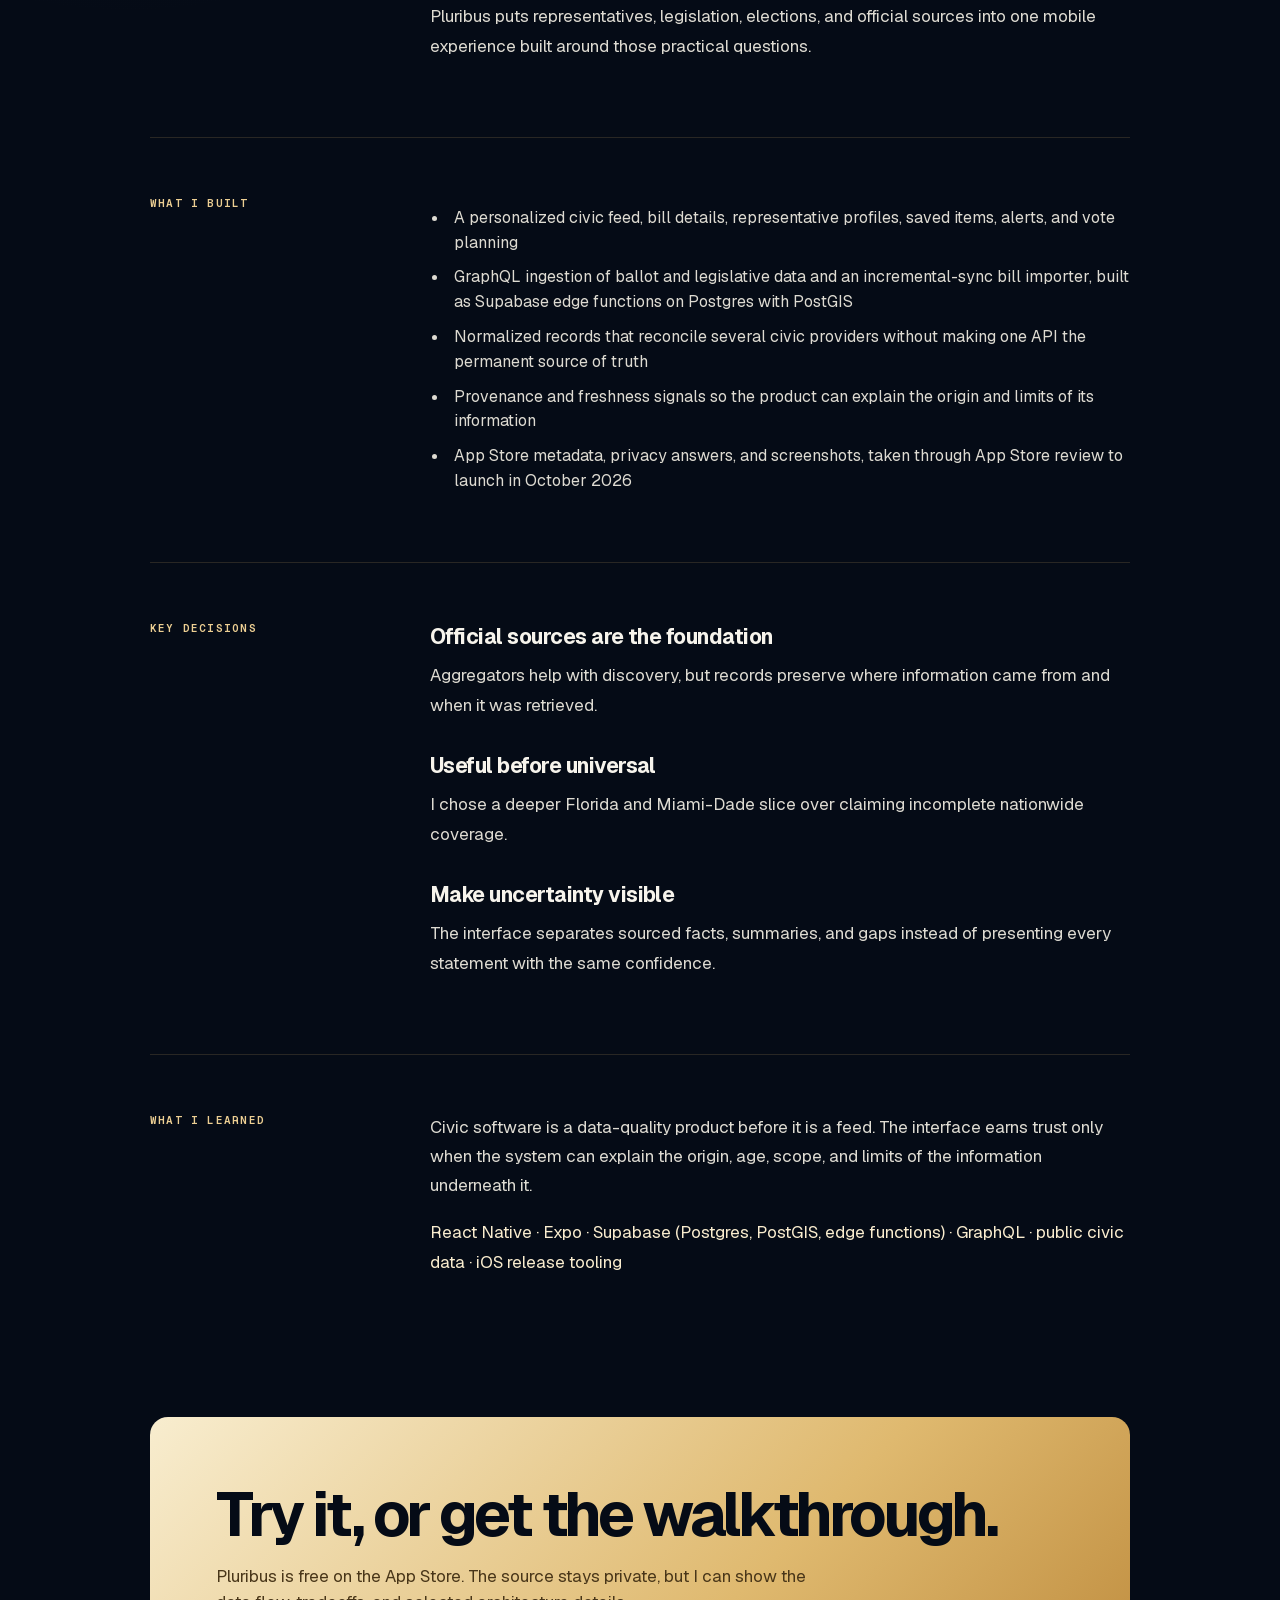
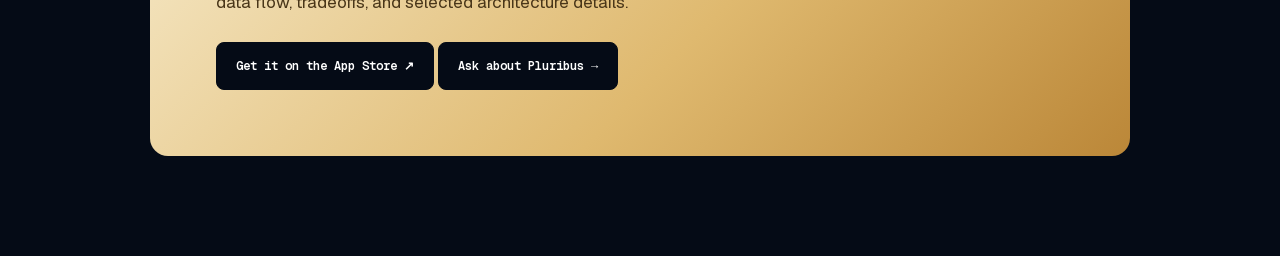
<file: pluribus.html>
<!doctype html><html lang="en"><head><meta charset="UTF-8"><meta name="viewport" content="width=device-width,initial-scale=1"><title>Pluribus — Dennis Lejardi</title><meta name="description" content="Case study: Pluribus, a civic data app live on the App Store that makes government activity easier to follow."><link rel="icon" href="favicon.svg"><link rel="canonical" href="https://dennislejardi.github.io/pluribus.html"><meta name="theme-color" content="#050b16"><meta property="og:type" content="article"><meta property="og:title" content="Pluribus — Dennis Lejardi"><meta property="og:description" content="Case study: Pluribus, a civic data app live on the App Store that makes government activity easier to follow."><meta property="og:url" content="https://dennislejardi.github.io/pluribus.html"><meta property="og:image" content="https://dennislejardi.github.io/assets/og.png"><meta name="twitter:card" content="summary_large_image"><meta name="twitter:title" content="Pluribus — Dennis Lejardi"><meta name="twitter:description" content="Case study: Pluribus, a civic data app live on the App Store that makes government activity easier to follow."><link rel="stylesheet" href="styles.css"><link rel="stylesheet" href="case-study.css"></head><body><header class="site-header"><a class="wordmark" href="/"><span class="mark">DL</span><span>DENNIS LEJARDI</span><span class="wordmark-muted">DATA ENGINEERING MANAGER</span></a><nav><a href="/#work">Projects</a><a href="assets/Dennis-Lejardi-Resume.pdf" download>Résumé</a><a href="mailto:dennislejardi@gmail.com">Contact</a></nav></header><main class="case-main"><article class="case-shell"><a class="case-back" href="/#project-pluribus">← Back to projects</a><header class="case-hero"><p class="case-kicker">01 / Civic data product · Live on the App Store</p><h1>Pluribus</h1><p class="case-deck">A clearer way to follow the government decisions that affect you, with a source behind every important claim.</p><p class="case-meta">Product strategy · application development · data design · release operations</p></header><div class="case-metrics"><div><strong>Live</strong><span>on the App Store</span></div><div><strong>3</strong><span>government levels</span></div><div><strong>Free</strong><span>on iPhone</span></div></div><figure class="case-visual phone"><img src="assets/images/pluribus.webp" width="640" height="1385" alt="Pluribus mobile home screen showing officials and legislative activity"></figure><section class="case-section"><h2>The problem</h2><div><p>Public information is available, but it is scattered across agencies, formats, and levels of government. Finding a bill is not the same as understanding what changed, who represents you, or what happens next.</p><p>Pluribus puts representatives, legislation, elections, and official sources into one mobile experience built around those practical questions.</p></div></section><section class="case-section"><h2>What I built</h2><div><ul><li>A personalized civic feed, bill details, representative profiles, saved items, alerts, and vote planning</li><li>GraphQL ingestion of ballot and legislative data and an incremental-sync bill importer, built as Supabase edge functions on Postgres with PostGIS</li><li>Normalized records that reconcile several civic providers without making one API the permanent source of truth</li><li>Provenance and freshness signals so the product can explain the origin and limits of its information</li><li>App Store metadata, privacy answers, and screenshots, taken through App Store review to launch in October 2026</li></ul></div></section><section class="case-section"><h2>Key decisions</h2><div><h3>Official sources are the foundation</h3><p>Aggregators help with discovery, but records preserve where information came from and when it was retrieved.</p><h3>Useful before universal</h3><p>I chose a deeper Florida and Miami-Dade slice over claiming incomplete nationwide coverage.</p><h3>Make uncertainty visible</h3><p>The interface separates sourced facts, summaries, and gaps instead of presenting every statement with the same confidence.</p></div></section><section class="case-section"><h2>What I learned</h2><div><p>Civic software is a data-quality product before it is a feed. The interface earns trust only when the system can explain the origin, age, scope, and limits of the information underneath it.</p><p class="tech">React Native · Expo · Supabase (Postgres, PostGIS, edge functions) · GraphQL · public civic data · iOS release tooling</p></div></section><aside class="case-cta"><h2>Try it, or get the walkthrough.</h2><p>Pluribus is free on the App Store. The source stays private, but I can show the data flow, tradeoffs, and selected architecture details.</p><a class="button" href="https://apps.apple.com/us/app/pluribus-civic-engagement/id6763580814" target="_blank" rel="noreferrer">Get it on the App Store ↗</a> <a class="button" href="mailto:dennislejardi@gmail.com?subject=Pluribus%20walkthrough">Ask about Pluribus →</a></aside></article></main></body></html>
</file>
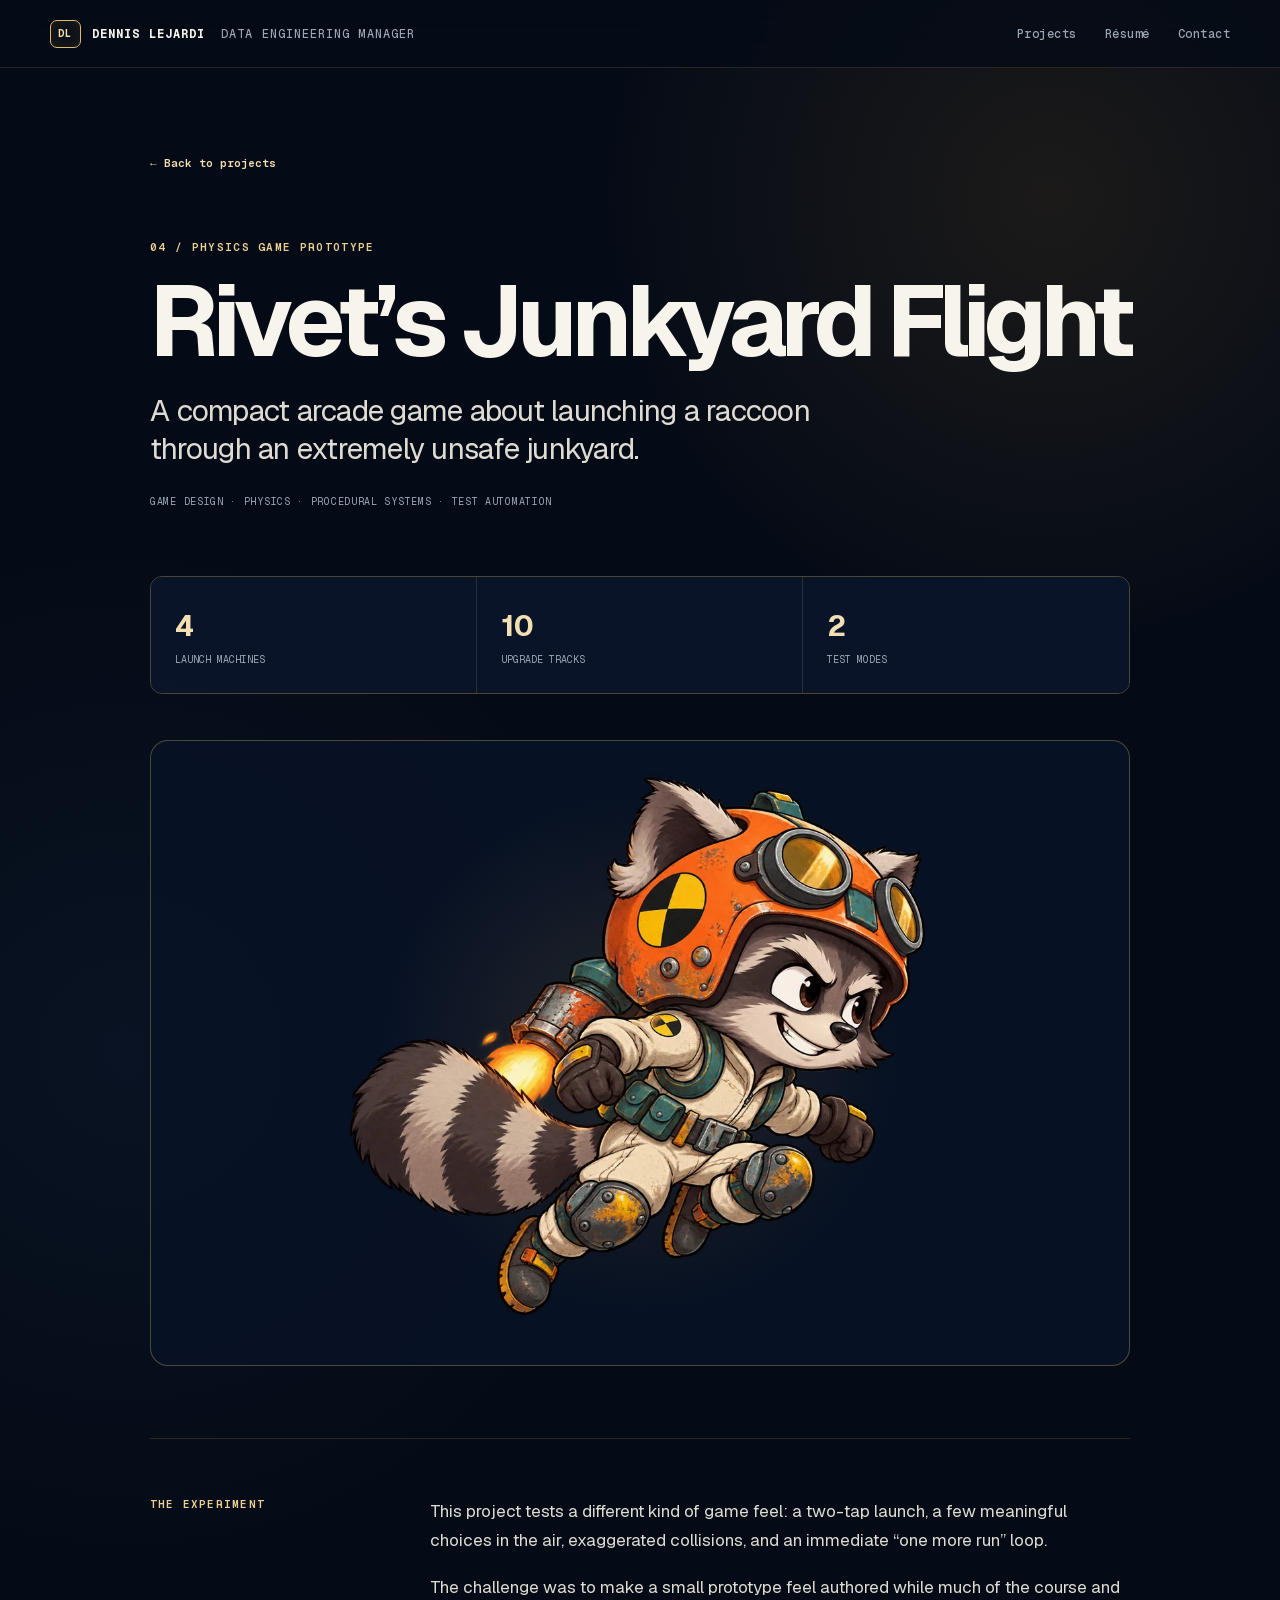
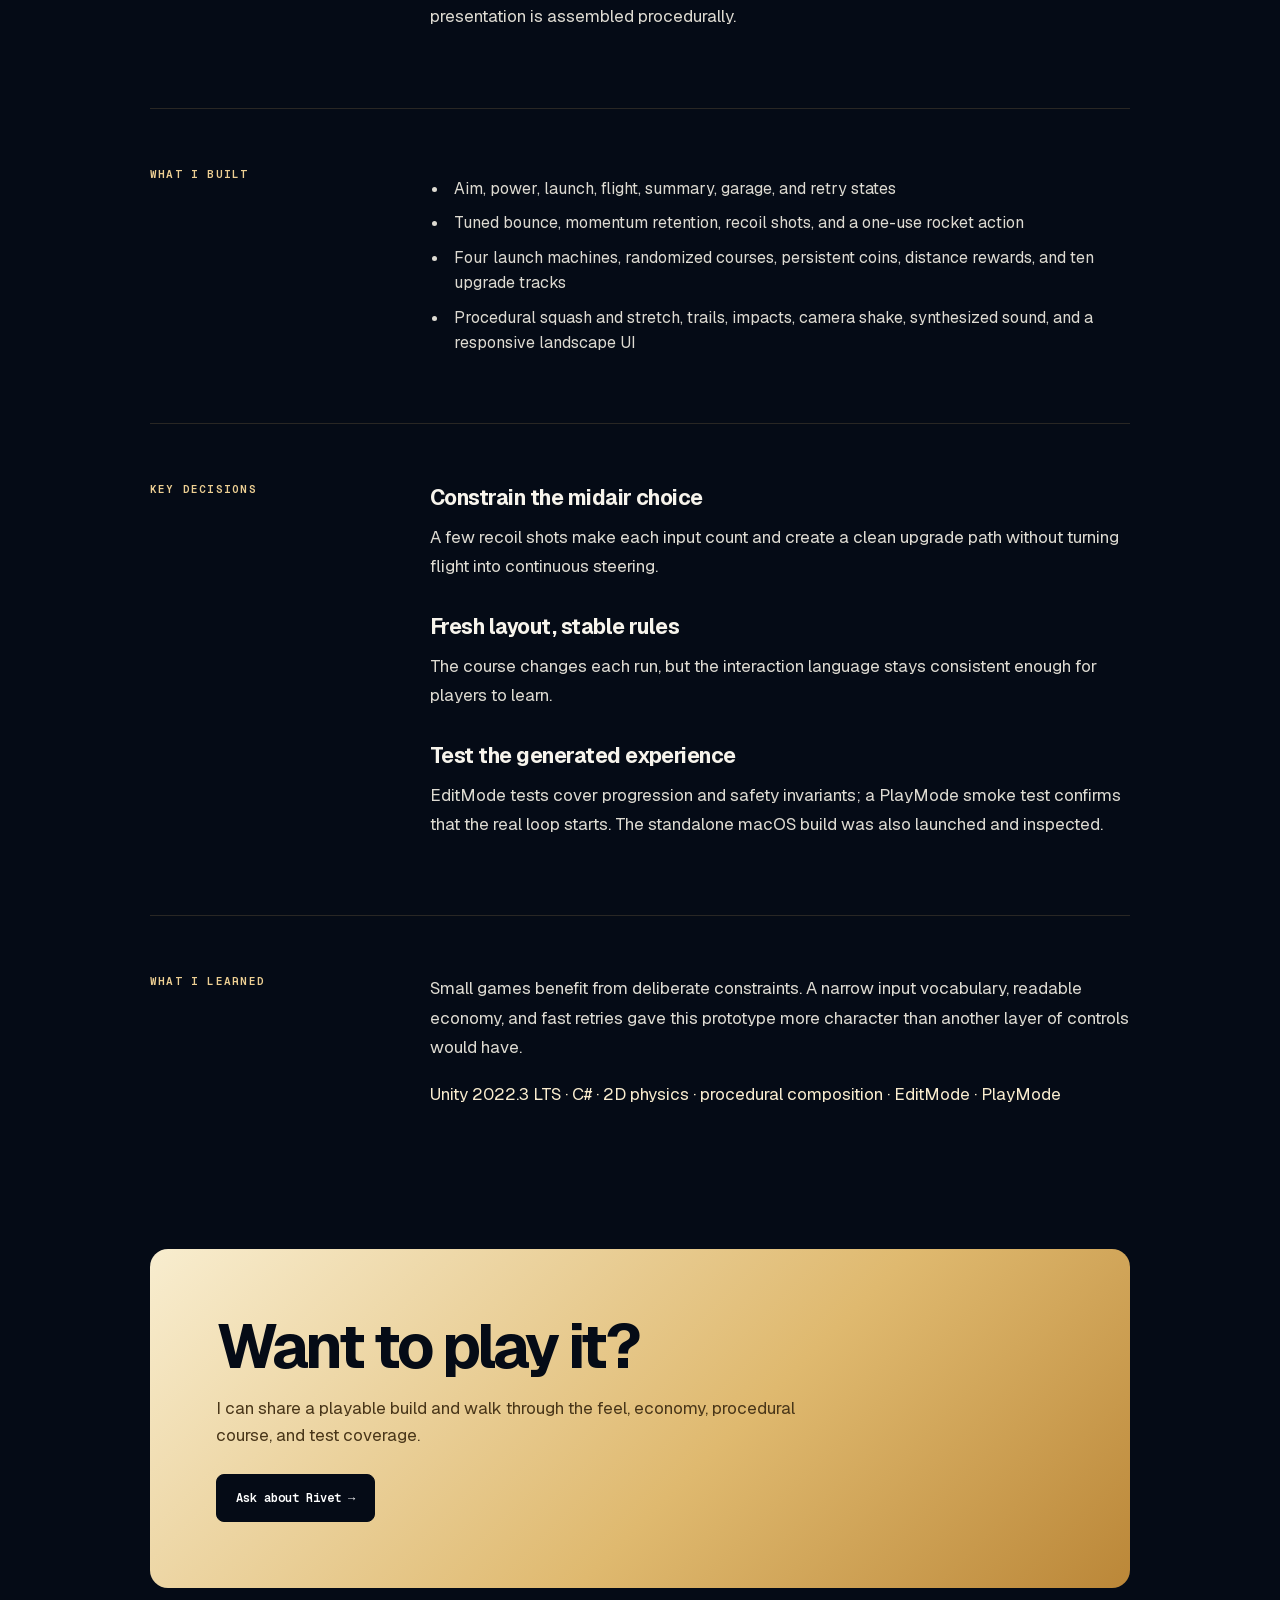
<file: rivets-junkyard-flight.html>
<!doctype html><html lang="en"><head><meta charset="UTF-8"><meta name="viewport" content="width=device-width,initial-scale=1"><title>Rivet's Junkyard Flight — Dennis Lejardi</title><meta name="description" content="Case study: a compact physics game about launching a raccoon through a junkyard."><link rel="icon" href="favicon.svg"><link rel="canonical" href="https://dennislejardi.github.io/rivets-junkyard-flight.html"><meta name="theme-color" content="#050b16"><meta property="og:type" content="article"><meta property="og:title" content="Rivet's Junkyard Flight — Dennis Lejardi"><meta property="og:description" content="Case study: a compact physics game about launching a raccoon through a junkyard."><meta property="og:url" content="https://dennislejardi.github.io/rivets-junkyard-flight.html"><meta property="og:image" content="https://dennislejardi.github.io/assets/og.png"><meta name="twitter:card" content="summary_large_image"><meta name="twitter:title" content="Rivet's Junkyard Flight — Dennis Lejardi"><meta name="twitter:description" content="Case study: a compact physics game about launching a raccoon through a junkyard."><link rel="stylesheet" href="styles.css"><link rel="stylesheet" href="case-study.css"></head><body><header class="site-header"><a class="wordmark" href="/"><span class="mark">DL</span><span>DENNIS LEJARDI</span><span class="wordmark-muted">DATA ENGINEERING MANAGER</span></a><nav><a href="/#work">Projects</a><a href="assets/Dennis-Lejardi-Resume.pdf" download>Résumé</a><a href="mailto:dennislejardi@gmail.com">Contact</a></nav></header><main class="case-main"><article class="case-shell"><a class="case-back" href="/#work">← Back to projects</a><header class="case-hero"><p class="case-kicker">04 / Physics game prototype</p><h1>Rivet’s Junkyard Flight</h1><p class="case-deck">A compact arcade game about launching a raccoon through an extremely unsafe junkyard.</p><p class="case-meta">Game design · physics · procedural systems · test automation</p></header><div class="case-metrics"><div><strong>4</strong><span>launch machines</span></div><div><strong>10</strong><span>upgrade tracks</span></div><div><strong>2</strong><span>test modes</span></div></div><figure class="case-visual"><img src="assets/images/rivet-large.webp" width="1000" height="834" alt="Rivet, a raccoon wearing an orange crash helmet"></figure><section class="case-section"><h2>The experiment</h2><div><p>This project tests a different kind of game feel: a two-tap launch, a few meaningful choices in the air, exaggerated collisions, and an immediate “one more run” loop.</p><p>The challenge was to make a small prototype feel authored while much of the course and presentation is assembled procedurally.</p></div></section><section class="case-section"><h2>What I built</h2><div><ul><li>Aim, power, launch, flight, summary, garage, and retry states</li><li>Tuned bounce, momentum retention, recoil shots, and a one-use rocket action</li><li>Four launch machines, randomized courses, persistent coins, distance rewards, and ten upgrade tracks</li><li>Procedural squash and stretch, trails, impacts, camera shake, synthesized sound, and a responsive landscape UI</li></ul></div></section><section class="case-section"><h2>Key decisions</h2><div><h3>Constrain the midair choice</h3><p>A few recoil shots make each input count and create a clean upgrade path without turning flight into continuous steering.</p><h3>Fresh layout, stable rules</h3><p>The course changes each run, but the interaction language stays consistent enough for players to learn.</p><h3>Test the generated experience</h3><p>EditMode tests cover progression and safety invariants; a PlayMode smoke test confirms that the real loop starts. The standalone macOS build was also launched and inspected.</p></div></section><section class="case-section"><h2>What I learned</h2><div><p>Small games benefit from deliberate constraints. A narrow input vocabulary, readable economy, and fast retries gave this prototype more character than another layer of controls would have.</p><p class="tech">Unity 2022.3 LTS · C# · 2D physics · procedural composition · EditMode · PlayMode</p></div></section><aside class="case-cta"><h2>Want to play it?</h2><p>I can share a playable build and walk through the feel, economy, procedural course, and test coverage.</p><a class="button" href="mailto:dennislejardi@gmail.com?subject=Rivet%27s%20Junkyard%20Flight%20walkthrough">Ask about Rivet →</a></aside></article></main></body></html>
</file>
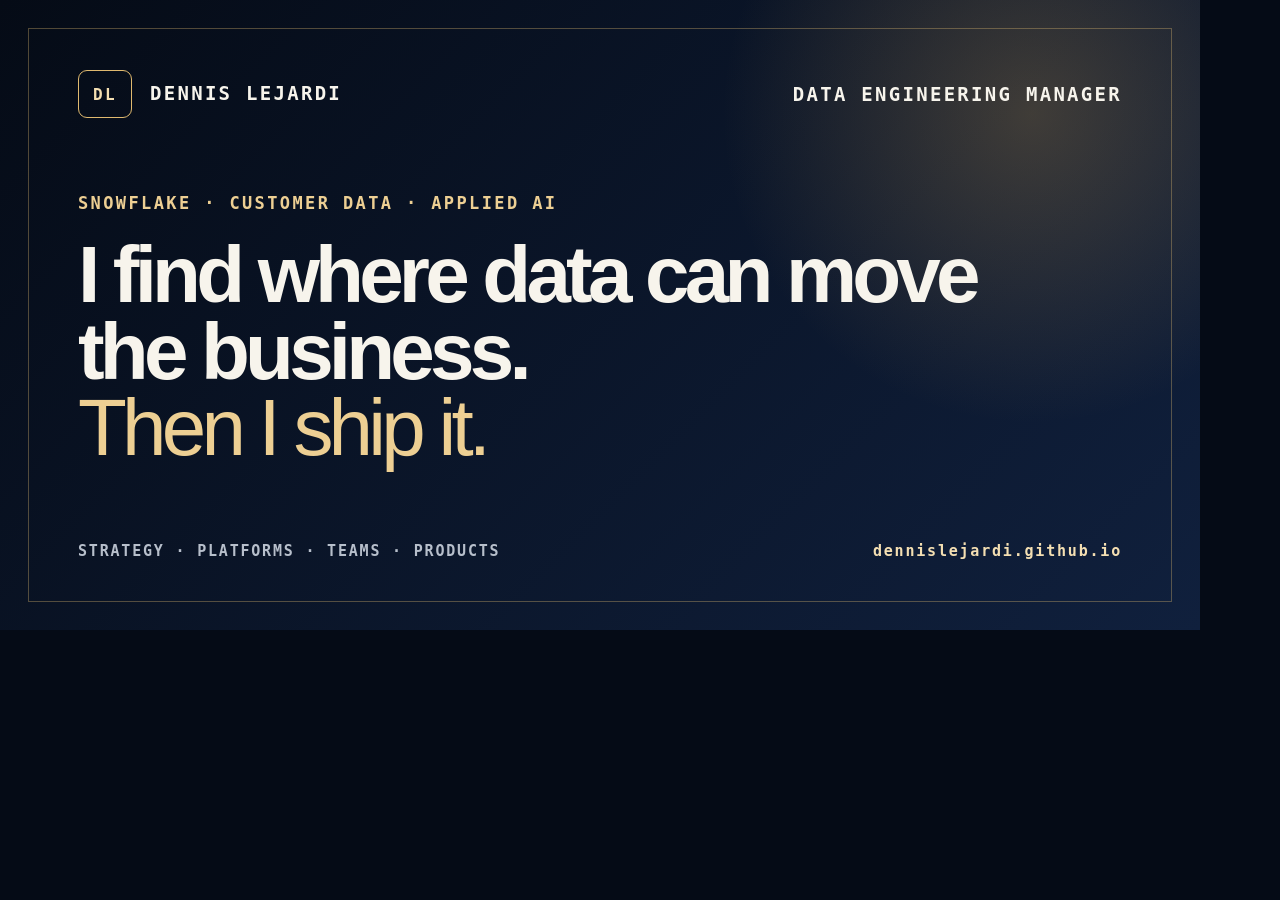
<file: social-card.html>
<!doctype html><html lang="en"><head><meta charset="UTF-8"><meta name="viewport" content="width=device-width,initial-scale=1"><title>Social card</title><style>*{box-sizing:border-box}body{margin:0;width:1200px;height:630px;overflow:hidden;background:#050b16;color:#f7f4ec;font-family:Arial,sans-serif}.card{position:relative;width:100%;height:100%;padding:70px 78px;display:flex;flex-direction:column;justify-content:space-between;background:radial-gradient(circle at 86% 18%,rgba(198,154,80,.28),transparent 310px),linear-gradient(135deg,#050b16,#10203d)}.card:before{content:"";position:absolute;inset:28px;border:1px solid rgba(223,185,111,.35)}.top,.bottom{position:relative;display:flex;align-items:center;justify-content:space-between;font:700 19px monospace;letter-spacing:.12em}.mark{display:inline-grid;width:54px;height:48px;margin-right:18px;place-items:center;border:1px solid #dfb96f;border-radius:9px;color:#f4dfb2;font-size:16px}.title{position:relative}.eyebrow{margin:0 0 24px;color:#edcf93;font:700 17px monospace;letter-spacing:.14em}.title h1{max-width:1020px;margin:0;font-size:80px;line-height:.96;letter-spacing:-.06em}.title h1 span{color:#edcf93;font-weight:500}.bottom{color:#b7bfcb;font-size:15px}.url{color:#f4dfb2}</style></head><body><main class="card"><div class="top"><div><span class="mark">DL</span>DENNIS LEJARDI</div><div>DATA ENGINEERING MANAGER</div></div><div class="title"><p class="eyebrow">SNOWFLAKE · CUSTOMER DATA · APPLIED AI</p><h1>I find where data can move the business.<br><span>Then I ship it.</span></h1></div><div class="bottom"><span>STRATEGY · PLATFORMS · TEAMS · PRODUCTS</span><span class="url">dennislejardi.github.io</span></div></main></body></html>
</file>
<file: styles.css>
@font-face {
  font-family: "Geist";
  src: url("assets/fonts/geist.woff2") format("woff2");
  font-display: swap;
}

@font-face {
  font-family: "Geist Mono";
  src: url("assets/fonts/geist-mono.woff2") format("woff2");
  font-display: swap;
}

:root {
  --navy-950: #050b16;
  --navy-900: #081224;
  --navy-850: #0b1830;
  --navy-800: #10203d;
  --navy-700: #183158;
  --blue-500: #c69a50;
  --blue-400: #dfb96f;
  --blue-300: #edcf93;
  --blue-200: #f4dfb2;
  --blue-100: #faedcf;
  --paper: #f7f4ec;
  --text: #dedbd2;
  --muted: #9ba6b5;
  --line: rgba(218, 180, 107, 0.17);
  --line-strong: rgba(218, 180, 107, 0.34);
  --font-geist-sans: "Geist";
  --font-geist-mono: "Geist Mono";
}

* { box-sizing: border-box; }
html { scroll-behavior: smooth; }
body {
  margin: 0;
  overflow-x: hidden;
  background:
    radial-gradient(circle at 82% 6%, rgba(180, 129, 48, 0.13), transparent 28rem),
    radial-gradient(circle at 10% 32%, rgba(37, 76, 127, 0.12), transparent 32rem),
    var(--navy-950);
  color: var(--paper);
  font-family: var(--font-geist-sans), system-ui, sans-serif;
  line-height: 1.55;
  -webkit-font-smoothing: antialiased;
}

::selection { background: var(--blue-300); color: var(--navy-950); }
a { color: inherit; }
button, a { -webkit-tap-highlight-color: transparent; }
button { font: inherit; }
img { display: block; max-width: 100%; }
.shell { width: min(1180px, calc(100% - 48px)); margin: 0 auto; }

.site-header {
  position: sticky;
  top: 0;
  z-index: 50;
  min-height: 68px;
  padding: 0 max(24px, calc((100vw - 1180px) / 2));
  display: flex;
  align-items: center;
  justify-content: space-between;
  border-bottom: 1px solid var(--line);
  background: rgba(5, 11, 22, 0.82);
  backdrop-filter: blur(18px);
}

.wordmark { display: flex; align-items: center; gap: 11px; font: 700 12px var(--font-geist-mono), monospace; letter-spacing: .09em; text-decoration: none; }
.mark { width: 31px; height: 28px; display: grid; place-items: center; border: 1px solid var(--blue-400); color: var(--blue-200); border-radius: 7px; box-shadow: inset 0 0 20px rgba(198, 154, 80, .14); font-size: 10px; }
.wordmark-muted { margin-left: 5px; color: var(--muted); font-weight: 450; }
.site-header nav { display: flex; gap: 28px; font: 500 12px var(--font-geist-mono), monospace; letter-spacing: .04em; }
.site-header nav a { color: var(--muted); text-decoration: none; transition: color .18s ease; }
.site-header nav a:hover { color: var(--blue-200); }

.hero { min-height: 720px; padding: 80px 0 88px; display: grid; grid-template-columns: minmax(0, 1.08fr) minmax(0, .72fr); align-items: center; gap: 76px; }
.hero-copy, .recruiter-brief { min-width: 0; }
.eyebrow, .section-label { margin: 0; color: var(--blue-300); font: 600 11px var(--font-geist-mono), monospace; letter-spacing: .14em; text-transform: uppercase; }
.eyebrow span { color: var(--muted); }
.eyebrow span::before { content: " / "; color: var(--blue-500); }
.hero h1 { max-width: 850px; margin: 24px 0 0; font-size: clamp(54px, 5.6vw, 78px); line-height: .98; letter-spacing: -.06em; font-weight: 710; text-wrap: balance; }
.hero h1 em { display: block; color: var(--blue-300); font-style: normal; font-weight: 540; }
.hero-lede { max-width: 720px; margin: 30px 0 0; color: var(--text); font-size: clamp(17px, 1.8vw, 21px); line-height: 1.58; text-wrap: pretty; }
.role-target { max-width: 720px; margin: 18px 0 0; color: var(--blue-200); font: 11px/1.6 var(--font-geist-mono), monospace; text-transform: uppercase; letter-spacing: .055em; }
.hero-actions { display: flex; flex-wrap: wrap; gap: 12px; margin-top: 34px; }
.button { min-height: 48px; padding: 0 19px; display: inline-flex; align-items: center; justify-content: center; gap: 24px; border: 1px solid var(--line-strong); border-radius: 8px; text-decoration: none; font: 600 12px var(--font-geist-mono), monospace; transition: transform .18s ease, border-color .18s ease, background .18s ease; }
.button:hover { transform: translateY(-2px); }
.button.primary { border-color: var(--blue-300); background: var(--blue-400); color: var(--navy-950); box-shadow: 0 12px 40px rgba(150, 105, 33, .18); }
.button.secondary { color: var(--blue-200); background: rgba(17, 34, 65, .56); }
.button.secondary:hover { border-color: var(--blue-300); }
.availability { margin: 24px 0 0; display: flex; align-items: center; gap: 9px; color: var(--muted); font: 11px var(--font-geist-mono), monospace; }
.availability > span { width: 7px; height: 7px; border-radius: 50%; background: var(--blue-300); box-shadow: 0 0 14px var(--blue-400); }

.recruiter-brief { padding: 25px; border: 1px solid var(--line-strong); border-radius: 16px; background: linear-gradient(155deg, rgba(23, 40, 65, .94), rgba(7, 17, 34, .96)); box-shadow: 0 32px 90px rgba(0, 0, 0, .32); }
.brief-heading { display: flex; justify-content: space-between; padding-bottom: 19px; border-bottom: 1px solid var(--line); color: var(--blue-300); font: 600 10px var(--font-geist-mono), monospace; letter-spacing: .11em; }
.recruiter-brief h2 { margin: 26px 0 10px; font-size: 30px; letter-spacing: -.04em; }
.brief-row { display: grid; grid-template-columns: 34px 1fr; gap: 11px; padding: 19px 0; border-bottom: 1px solid var(--line); }
.brief-row > span { color: var(--blue-400); font: 11px var(--font-geist-mono), monospace; }
.brief-row strong { display: block; margin-bottom: 5px; font-size: 15px; }
.brief-row p { margin: 0; color: var(--muted); font-size: 13px; line-height: 1.5; }
.brief-footer { display: flex; justify-content: space-between; margin-top: 20px; color: var(--muted); font: 9px var(--font-geist-mono), monospace; letter-spacing: .08em; }

.signal-strip { border-block: 1px solid var(--line); background: rgba(10, 24, 47, .76); }
.signal-grid { min-height: 116px; display: grid; grid-template-columns: repeat(4, 1fr); }
.signal-grid div { padding: 24px 28px; display: flex; flex-direction: column; justify-content: center; border-left: 1px solid var(--line); }
.signal-grid div:last-child { border-right: 1px solid var(--line); }
.signal-grid strong { color: var(--blue-200); font-size: 22px; letter-spacing: -.04em; }
.signal-grid span { margin-top: 3px; color: var(--muted); font: 10px var(--font-geist-mono), monospace; text-transform: uppercase; letter-spacing: .06em; }

.experience, .work, .ownership { padding: 118px 0 30px; scroll-margin-top: 40px; }
.section-intro { display: grid; grid-template-columns: 220px 1fr; gap: 34px; margin-bottom: 45px; align-items: start; }
.section-intro h2 { margin: -8px 0 12px; font-size: clamp(38px, 5vw, 62px); line-height: 1; letter-spacing: -.055em; }
.section-intro > div > p { max-width: 690px; margin: 0; color: var(--muted); font-size: 17px; }

.experience-grid { display: grid; grid-template-columns: repeat(2, 1fr); border-top: 1px solid var(--line-strong); border-left: 1px solid var(--line-strong); }
.experience-grid article { min-height: 330px; padding: 34px; display: flex; flex-direction: column; border-right: 1px solid var(--line-strong); border-bottom: 1px solid var(--line-strong); background: linear-gradient(155deg, rgba(16, 35, 66, .78), rgba(6, 15, 30, .66)); }
.experience-grid article > span { color: var(--blue-400); font: 600 10px var(--font-geist-mono), monospace; letter-spacing: .12em; }
.experience-grid h3 { max-width: 17ch; margin: 42px 0 14px; font-size: clamp(24px, 2.8vw, 34px); line-height: 1.08; letter-spacing: -.04em; }
.experience-grid p { max-width: 63ch; margin: 0; color: var(--muted); }
.experience-grid small { margin-top: auto; padding-top: 28px; color: var(--blue-200); font: 10px var(--font-geist-mono), monospace; text-transform: uppercase; letter-spacing: .04em; }

.project-explorer { display: grid; grid-template-columns: 300px 1fr; border: 1px solid var(--line-strong); border-radius: 18px; overflow: hidden; background: rgba(8, 19, 38, .72); box-shadow: 0 34px 100px rgba(0, 0, 0, .2); }
.project-tabs { background: rgba(7, 16, 32, .86); border-right: 1px solid var(--line); }
.project-tabs button { width: 100%; min-height: 112px; padding: 20px 18px; display: grid; grid-template-columns: 28px 1fr 18px; gap: 10px; align-items: center; text-align: left; color: var(--muted); background: transparent; border: 0; border-bottom: 1px solid var(--line); cursor: pointer; scroll-margin-top: 92px; transition: background .18s ease, color .18s ease; }
.project-tabs button:hover { color: var(--paper); background: rgba(198, 154, 80, .09); }
.project-tabs button.active { color: white; background: linear-gradient(90deg, rgba(198, 154, 80, .19), rgba(198, 154, 80, .04)); box-shadow: inset 3px 0 0 var(--blue-400); }
.tab-number { color: var(--blue-400); font: 11px var(--font-geist-mono), monospace; }
.tab-name { font-weight: 660; line-height: 1.25; }
.tab-name small { display: block; margin-top: 6px; color: var(--muted); font: 10px var(--font-geist-mono), monospace; text-transform: uppercase; letter-spacing: .05em; }
.tab-arrow { justify-self: end; color: var(--blue-400); }

.project-panel { min-width: 0; display: grid; grid-template-columns: 1.12fr .88fr; animation: reveal .28s ease both; }
@keyframes reveal { from { opacity: .55; transform: translateY(5px); } to { opacity: 1; transform: none; } }
.panel-copy { padding: clamp(28px, 4vw, 52px); }
.panel-meta { display: flex; align-items: center; gap: 10px; color: var(--blue-300); font: 10px var(--font-geist-mono), monospace; text-transform: uppercase; letter-spacing: .08em; }
.status-pill { padding: 6px 8px; border: 1px solid rgba(223, 185, 111, .34); border-radius: 999px; color: var(--blue-200); background: rgba(198, 154, 80, .09); }
.panel-copy h3 { margin: 24px 0 0; font-size: clamp(40px, 5vw, 67px); line-height: .98; letter-spacing: -.06em; }
.panel-headline { max-width: 22ch; margin: 18px 0; color: var(--blue-100); font-size: clamp(20px, 2.2vw, 28px); line-height: 1.18; font-weight: 590; letter-spacing: -.025em; }
.panel-summary { max-width: 62ch; color: var(--muted); }
.evidence-grid { display: grid; grid-template-columns: 1fr 1fr; gap: 28px; margin-top: 34px; padding-top: 27px; border-top: 1px solid var(--line); }
.evidence-grid h4 { margin: 0 0 13px; color: var(--blue-300); font: 600 11px var(--font-geist-mono), monospace; text-transform: uppercase; letter-spacing: .08em; }
.evidence-grid ul { margin: 0; padding: 0; list-style: none; }
.evidence-grid li { position: relative; margin: 9px 0; padding-left: 15px; color: var(--text); font-size: 13px; }
.evidence-grid li::before { content: ""; position: absolute; left: 0; top: .68em; width: 5px; height: 5px; border-radius: 50%; background: var(--blue-400); }
.tags { display: flex; flex-wrap: wrap; gap: 7px; margin: 27px 0 0; padding: 0; list-style: none; }
.tags li { padding: 6px 9px; border: 1px solid var(--line); border-radius: 5px; color: var(--blue-200); background: rgba(153, 112, 46, .1); font: 10px var(--font-geist-mono), monospace; text-transform: uppercase; letter-spacing: .04em; }
.takeaway { margin-top: 27px; padding: 18px 19px; border-left: 3px solid var(--blue-400); background: rgba(198, 154, 80, .075); }
.takeaway span { color: var(--blue-300); font: 600 9px var(--font-geist-mono), monospace; letter-spacing: .1em; }
.takeaway p { margin: 7px 0 0; color: var(--text); font-size: 13px; }
.project-proof { display: grid; grid-template-columns: repeat(3, 1fr); gap: 8px; margin-top: 27px; }
.project-proof div { padding: 13px 11px; border: 1px solid var(--line); border-radius: 7px; background: rgba(198, 154, 80, .055); }
.project-proof strong { display: block; color: var(--blue-200); font-size: 17px; line-height: 1.15; }
.project-proof span { display: block; margin-top: 5px; color: var(--muted); font: 9px/1.35 var(--font-geist-mono), monospace; text-transform: uppercase; letter-spacing: .05em; }
.project-link { margin-top: 22px; display: inline-flex; align-items: center; gap: 8px; color: var(--blue-200); font: 600 11px var(--font-geist-mono), monospace; text-decoration: none; border-bottom: 1px solid var(--line-strong); padding-bottom: 4px; }
.project-link:hover { color: var(--paper); border-color: var(--blue-300); }

.project-visual, .atlas-visual { position: relative; min-height: 760px; overflow: hidden; border-left: 1px solid var(--line); background: linear-gradient(155deg, rgba(44, 53, 67, .54), rgba(6, 15, 30, .94)); }
.project-visual::before, .atlas-visual::before { content: ""; position: absolute; inset: 0; background: linear-gradient(rgba(232, 200, 138, .045) 1px, transparent 1px), linear-gradient(90deg, rgba(232, 200, 138, .045) 1px, transparent 1px); background-size: 34px 34px; }
.visual-label { position: absolute; z-index: 3; top: 20px; left: 20px; right: 20px; display: flex; justify-content: space-between; color: var(--blue-300); font: 10px var(--font-geist-mono), monospace; letter-spacing: .08em; }
.blueprint-ring { position: absolute; left: 50%; top: 50%; width: 76%; aspect-ratio: 1; transform: translate(-50%, -50%); border: 1px solid rgba(232, 200, 138, .2); border-radius: 50%; box-shadow: 0 0 0 55px rgba(198, 154, 80, .025), 0 0 0 110px rgba(198, 154, 80, .014); }
.project-visual img { position: absolute; z-index: 2; left: 50%; transform: translateX(-50%); max-width: none; }
.visual-pluribus img { top: 82px; width: min(56%, 295px); height: auto; border: 5px solid #07101f; border-radius: 30px 30px 0 0; box-shadow: 0 35px 85px rgba(0,0,0,.42); }

.atlas-visual { padding: 78px 32px 32px; display: flex; flex-direction: column; justify-content: center; }
.atlas-visual ol { position: relative; z-index: 2; margin: 0; padding: 0; list-style: none; }
.atlas-visual li { min-height: 69px; padding: 0 14px; display: grid; grid-template-columns: 36px 1fr; align-items: center; border-top: 1px solid var(--line); background: rgba(6, 15, 31, .24); }
.atlas-visual li:last-child { border-bottom: 1px solid var(--line); }
.atlas-visual li span { color: var(--muted); font: 10px var(--font-geist-mono), monospace; }
.atlas-visual li b { font: 600 14px var(--font-geist-mono), monospace; text-transform: uppercase; letter-spacing: .04em; }
.atlas-visual li.is-gate { color: var(--blue-200); background: rgba(198, 154, 80, .11); box-shadow: inset 3px 0 0 var(--blue-400); }
.system-status { position: relative; z-index: 2; margin-top: 24px; padding: 15px; display: flex; justify-content: space-between; border: 1px solid rgba(223, 185, 111, .34); background: rgba(198, 154, 80, .09); font: 10px var(--font-geist-mono), monospace; }
.system-status span { color: var(--muted); }.system-status strong { color: var(--blue-200); }

.ownership { padding-bottom: 112px; }
.capability-grid { display: grid; grid-template-columns: repeat(4, 1fr); border-top: 1px solid var(--line-strong); border-left: 1px solid var(--line-strong); }
.capability-grid article { min-height: 340px; padding: 28px; display: flex; flex-direction: column; border-right: 1px solid var(--line-strong); border-bottom: 1px solid var(--line-strong); background: linear-gradient(160deg, rgba(15, 33, 63, .7), rgba(6, 15, 30, .62)); }
.capability-grid article > span { color: var(--blue-400); font: 600 10px var(--font-geist-mono), monospace; letter-spacing: .12em; }
.capability-grid h3 { margin: 58px 0 14px; font-size: 23px; letter-spacing: -.035em; }
.capability-grid p { margin: 0; color: var(--muted); }
.capability-grid small { margin-top: auto; padding-top: 28px; color: var(--blue-200); font: 10px var(--font-geist-mono), monospace; text-transform: uppercase; letter-spacing: .04em; }

.project-links { display: flex; flex-wrap: wrap; gap: 8px 26px; }

.also-built { margin-top: 34px; }
.also-grid { display: grid; grid-template-columns: repeat(2, 1fr); gap: 14px; margin-top: 16px; }
.also-card { display: grid; grid-template-columns: 76px 1fr 18px; gap: 18px; align-items: center; padding: 14px 18px 14px 14px; border: 1px solid var(--line); border-radius: 12px; background: rgba(8, 19, 38, .62); text-decoration: none; transition: border-color .18s ease, background .18s ease; }
.also-card:hover { border-color: var(--line-strong); background: rgba(198, 154, 80, .07); }
.also-card img { width: 76px; height: 76px; object-fit: cover; border-radius: 8px; background: rgba(5, 11, 22, .7); }
.also-card strong { display: block; font-size: 17px; letter-spacing: -.02em; }
.also-card span { display: block; margin-top: 4px; color: var(--muted); font-size: 13px; line-height: 1.45; }
.also-card b { color: var(--blue-400); font-weight: 400; }

.method { padding: 74px; display: grid; grid-template-columns: 1.2fr .8fr; gap: 80px; align-items: end; border: 1px solid var(--line-strong); border-radius: 18px; background: linear-gradient(120deg, rgba(57, 50, 38, .72), rgba(8, 20, 40, .94)); }
.method h2 { margin: 18px 0 0; font-size: clamp(38px, 5vw, 65px); line-height: 1; letter-spacing: -.055em; }
.method > p { margin: 0; color: var(--blue-100); font-size: 18px; }

.contact { margin-top: 112px; padding: 88px clamp(28px, 7vw, 84px); border-radius: 18px; color: var(--navy-950); background: linear-gradient(135deg, #f8edcf, #dfb96f 58%, #bb8738); box-shadow: 0 35px 110px rgba(111, 76, 24, .2); }
.contact .section-label { color: #624515; }
.contact h2 { margin: 18px 0 0; font-size: clamp(46px, 7vw, 84px); line-height: .98; letter-spacing: -.06em; }
.contact h2 em { font-style: normal; color: #4d3511; }
.contact > p:not(.section-label) { max-width: 640px; margin: 25px 0 0; color: #3f2f18; font-size: 18px; }
.contact > p.contact-email { margin-top: 12px; font-size: 16px; overflow-wrap: anywhere; }
.contact-email a { color: #2b1f0d; font-weight: 600; }
.contact .button.light { background: var(--navy-950); border-color: var(--navy-950); color: white; box-shadow: none; }
.contact-secondary { border-color: rgba(5, 11, 22, .28); color: var(--navy-950); }
.contact-actions { gap: 10px; }
footer { padding: 34px 0 54px; display: flex; justify-content: space-between; color: var(--muted); font: 10px var(--font-geist-mono), monospace; letter-spacing: .06em; }

:focus-visible { outline: 2px solid var(--blue-300); outline-offset: 3px; }

@media (max-width: 1000px) {
  .hero { grid-template-columns: 1fr; min-height: auto; padding-top: 88px; }
  .recruiter-brief { max-width: 680px; }
  .project-explorer { grid-template-columns: 1fr; }
  .project-tabs { display: grid; grid-template-columns: 1fr 1fr; border-right: 0; border-bottom: 1px solid var(--line); }
  .project-tabs button { min-height: 96px; border-right: 1px solid var(--line); }
  .project-tabs button.active { box-shadow: inset 0 3px 0 var(--blue-400); }
  .project-panel { grid-template-columns: 1fr; }
  .project-visual, .atlas-visual { min-height: 590px; border-left: 0; border-top: 1px solid var(--line); }
  .method { grid-template-columns: 1fr; gap: 28px; }
  .capability-grid { grid-template-columns: repeat(2, 1fr); }
}

@media (max-width: 760px) {
  .signal-grid { grid-template-columns: 1fr 1fr; }
  .signal-grid div:nth-child(3) { border-top: 1px solid var(--line); }
  .signal-grid div:nth-child(4) { border-top: 1px solid var(--line); }
  .section-intro { grid-template-columns: 1fr; gap: 18px; }
  .section-intro h2 { margin-top: 0; }
  .experience-grid { grid-template-columns: 1fr; }
  .capability-grid { grid-template-columns: 1fr; }
  .capability-grid article { min-height: 270px; }
  .capability-grid h3 { margin-top: 34px; }
  .also-grid { grid-template-columns: 1fr; }
}

@media (max-width: 620px) {
  .shell, footer { width: min(calc(100% - 28px), 1180px); }
  .site-header { min-height: 60px; padding: 0 14px; }
  .wordmark-muted, .site-header nav a:nth-child(2), .site-header nav .nav-resume { display: none; }
  .site-header nav { gap: 15px; font-size: 10px; }
  .hero { padding: 68px 0 58px; gap: 48px; }
  .hero h1 { font-size: clamp(44px, 13vw, 58px); overflow-wrap: anywhere; }
  .eyebrow span { display: block; margin-top: 5px; }.eyebrow span::before { display: none; }
  .availability { align-items: flex-start; line-height: 1.5; overflow-wrap: anywhere; }
  .brief-footer { flex-direction: column; gap: 6px; }
  .signal-grid div { padding: 20px 16px; }
  .experience, .work, .ownership { padding-top: 84px; }
  .project-tabs { grid-template-columns: 1fr; }
  .project-tabs button { min-height: 88px; border-right: 0; }
  .panel-copy { padding: 27px 20px; }
  .panel-meta { align-items: flex-start; flex-direction: column; }
  .evidence-grid { grid-template-columns: 1fr; gap: 22px; }
  .project-proof { grid-template-columns: 1fr; }
  .project-visual { min-height: 440px; }
  .atlas-visual { min-height: 0; }
  .visual-pluribus img { width: 62%; }
  .method { padding: 44px 24px; }
  .contact { margin-top: 80px; padding: 58px 24px; }
  footer { flex-direction: column; gap: 9px; }
}

@media (prefers-reduced-motion: reduce) {
  html { scroll-behavior: auto; }
  *, *::before, *::after { animation-duration: .01ms !important; transition-duration: .01ms !important; }
}
</file>
<file: case-study.css>
.case-main { padding: 82px 0 0; }
.case-shell { width: min(980px, calc(100% - 48px)); margin: 0 auto; }
.case-back { color: var(--blue-200); font: 600 11px var(--font-geist-mono), monospace; text-decoration: none; }
.case-hero { padding: 54px 0 58px; }
.case-kicker { color: var(--blue-300); font: 600 11px var(--font-geist-mono), monospace; letter-spacing: .12em; text-transform: uppercase; }
.case-hero h1 { margin: 20px 0 0; font-size: clamp(54px, 9vw, 100px); line-height: .92; letter-spacing: -.065em; }
.case-deck { max-width: 760px; margin: 26px 0 0; color: var(--text); font-size: clamp(20px, 2.8vw, 30px); line-height: 1.28; letter-spacing: -.025em; }
.case-meta { margin-top: 26px; color: var(--muted); font: 10px var(--font-geist-mono), monospace; text-transform: uppercase; letter-spacing: .07em; }
.case-metrics { display: grid; grid-template-columns: repeat(3, 1fr); margin-bottom: 46px; border: 1px solid var(--line-strong); border-radius: 12px; overflow: hidden; }
.case-metrics div { min-height: 116px; padding: 24px; display: flex; flex-direction: column; justify-content: center; background: rgba(11, 24, 48, .74); border-right: 1px solid var(--line); }
.case-metrics div:last-child { border: 0; }
.case-metrics strong { color: var(--blue-200); font-size: 29px; letter-spacing: -.04em; }
.case-metrics span { margin-top: 4px; color: var(--muted); font: 10px var(--font-geist-mono), monospace; text-transform: uppercase; }
.case-visual { min-height: 360px; margin: 0 0 72px; padding: 32px; display: grid; place-items: center; overflow: hidden; border: 1px solid var(--line-strong); border-radius: 18px; background: radial-gradient(circle at center, rgba(198,154,80,.16), transparent 45%), rgba(8,19,38,.82); }
.case-visual img { max-height: 560px; width: auto; object-fit: contain; }
.case-visual.phone img { max-width: 290px; border-radius: 30px; box-shadow: 0 30px 70px rgba(0,0,0,.38); }
.case-visual.diagram img { width: min(100%, 860px); max-height: none; }
.case-section { display: grid; grid-template-columns: 230px 1fr; gap: 50px; padding: 58px 0; border-top: 1px solid var(--line); }
.case-section h2 { margin: 0; color: var(--blue-300); font: 600 11px var(--font-geist-mono), monospace; letter-spacing: .11em; text-transform: uppercase; }
.case-section h3 { margin: 30px 0 8px; font-size: 21px; letter-spacing: -.025em; }
.case-section h3:first-child { margin-top: 0; }
.case-section p { margin: 0 0 18px; color: var(--text); font-size: 17px; line-height: 1.72; }
.case-section ul { margin: 0; padding-left: 19px; color: var(--text); }
.case-section li { margin: 10px 0; padding-left: 5px; }
.case-section .tech { color: var(--blue-100); }
.case-cta { margin: 64px 0 100px; padding: clamp(28px, 7vw, 66px); border-radius: 18px; color: var(--navy-950); background: linear-gradient(135deg, #f8edcf, #dfb96f 58%, #bb8738); }
.case-cta h2 { margin: 0; font-size: clamp(37px, 6vw, 62px); line-height: 1; letter-spacing: -.055em; }
.case-cta p { max-width: 620px; margin: 18px 0 0; color: #493619; font-size: 17px; }
.case-cta .button { margin-top: 26px; background: var(--navy-950); border-color: var(--navy-950); color: white; }
@media (max-width: 700px) {
  .case-shell { width: min(calc(100% - 28px), 980px); }
  .case-main { padding-top: 62px; }
  .case-metrics { grid-template-columns: 1fr; }
  .case-metrics div { min-height: 90px; border-right: 0; border-bottom: 1px solid var(--line); }
  .case-section { grid-template-columns: 1fr; gap: 24px; }
  .case-visual { min-height: 280px; padding: 20px; }
}
</file>
